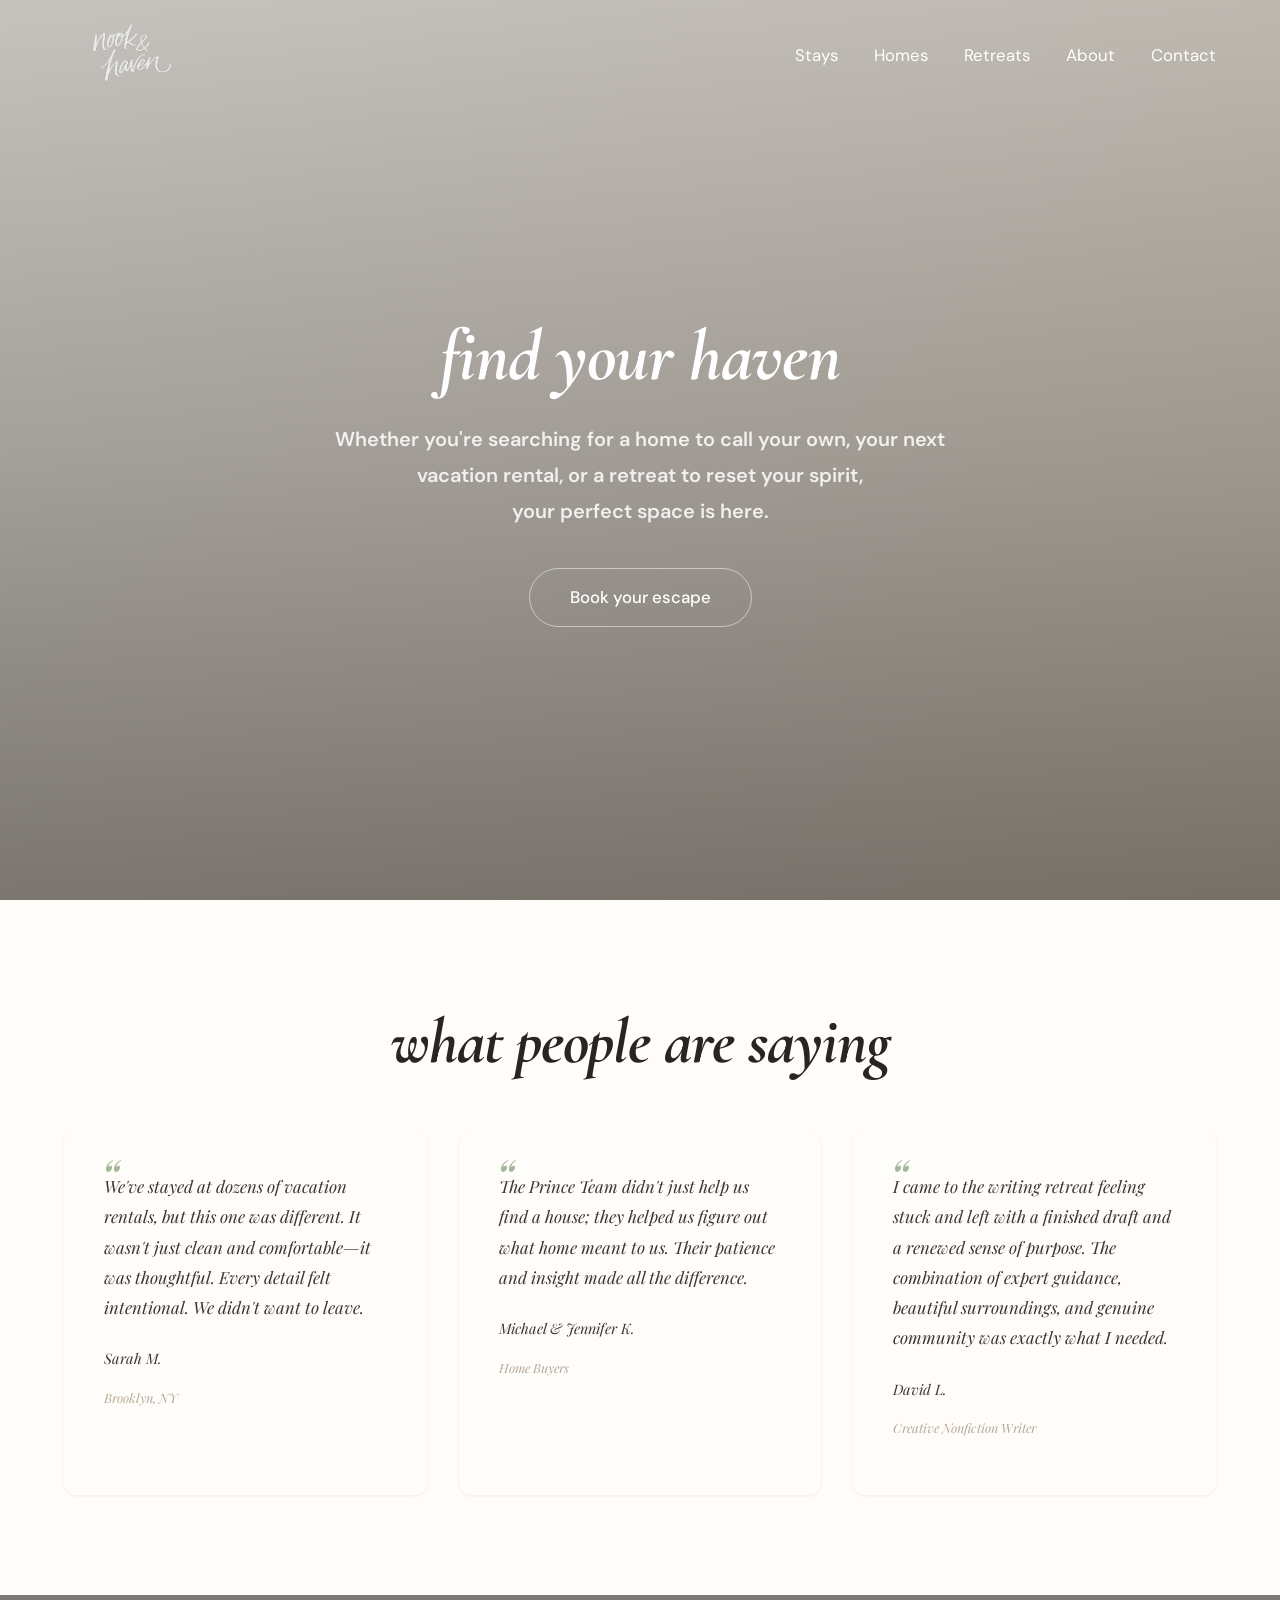
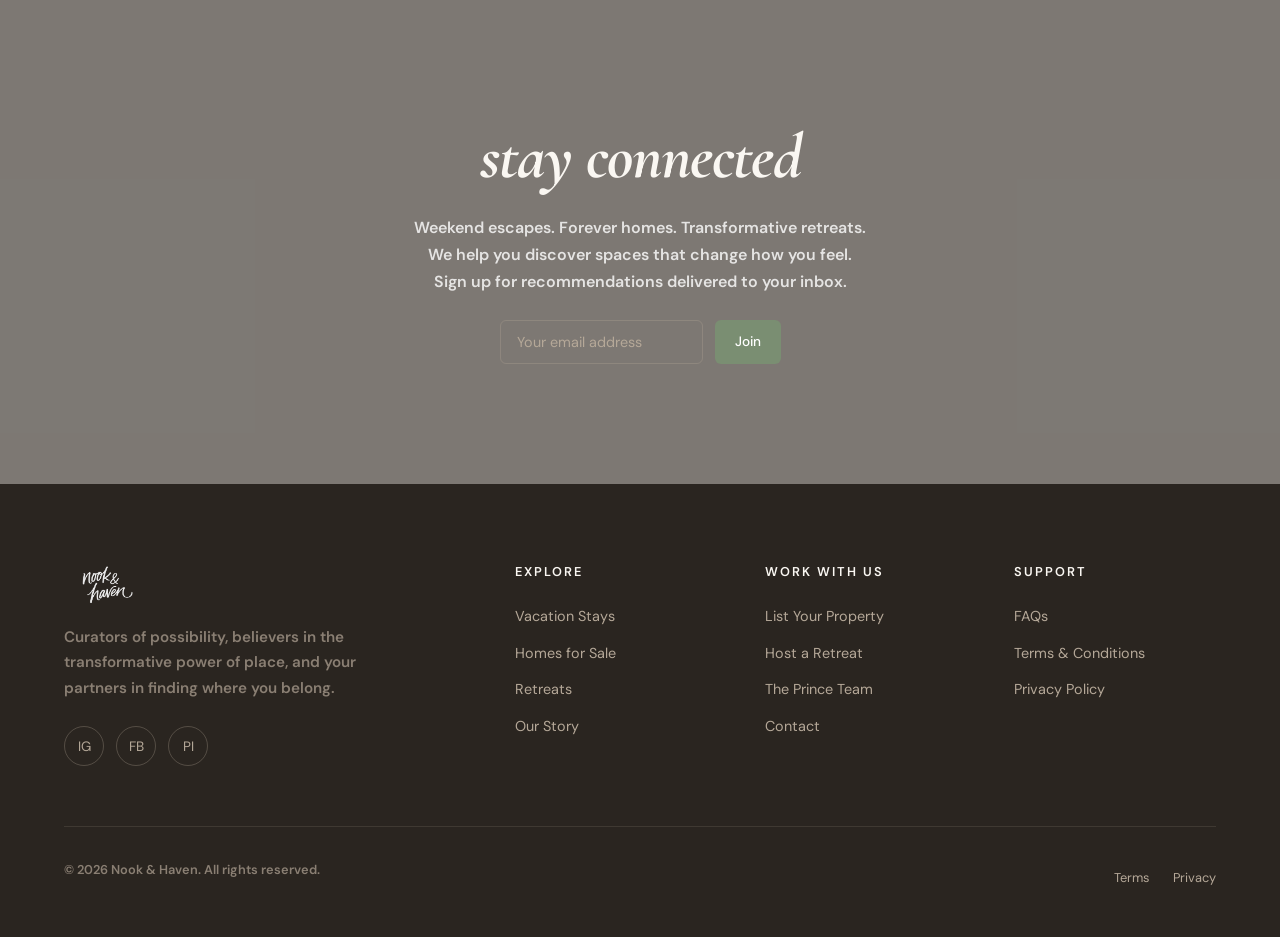
<file: index.html>
<!DOCTYPE html>
<html lang="en">
<head>
  <meta charset="UTF-8">
  <meta name="viewport" content="width=device-width, initial-scale=1.0">
  <meta name="description" content="Discover your next special place with Nook and Haven. Find vacation rentals, buy your dream home with The Prince Team, or join transformative creative and wellness retreats.">
  <title>Nook &amp; Haven &mdash; Find Your Next Special Place</title>
  <link rel="preconnect" href="https://fonts.googleapis.com">
  <link rel="preconnect" href="https://fonts.gstatic.com" crossorigin>
  <link href="https://fonts.googleapis.com/css2?family=DM+Sans:wght@400;500;600;700&family=Playfair+Display:ital,wght@0,400;0,600;0,700;1,400&family=Cormorant+Garamond:ital,wght@1,600;1,700&display=swap" rel="stylesheet">
  <link rel="stylesheet" href="styles.css">
</head>
<body class="page-home">

  <!-- Navigation -->
  <nav class="nav">
    <div class="nav__inner">
      <a href="index.html" class="nav__logo"><img src="files/nook-haven-logo-optimized.png" alt="Nook and Haven"></a>
      <ul class="nav__links">
<li><a href="stays.html" class="nav__link">Stays</a></li>
        <li><a href="homes.html" class="nav__link">Homes</a></li>
        <li><a href="retreats.html" class="nav__link">Retreats</a></li>
        <li><a href="about.html" class="nav__link">About</a></li>
        <li><a href="contact.html" class="nav__link">Contact</a></li>
      </ul>
      <button class="nav__toggle" aria-label="Toggle menu">
        <span></span>
        <span></span>
        <span></span>
      </button>
    </div>
  </nav>

  <!-- Hero Section -->
  <section class="hero">
    <video class="hero__video" autoplay muted loop playsinline>
      <source src="images/hero-video.mp4" type="video/mp4">
    </video>
    <div class="hero__overlay"></div>
    <div class="hero__content">
      <h1 class="hero__title hero__title--script">find your haven</h1>
      <p class="hero__subtitle">Whether you're searching for a home to call your own, your next vacation rental, or a retreat to reset your spirit,<br>your perfect space is here.</p>
      <div class="hero__carousel">
        <a href="stays.html" class="hero__carousel-item active">Book your escape</a>
        <a href="homes.html" class="hero__carousel-item">Find your new home</a>
        <a href="retreats.html" class="hero__carousel-item">Join a retreat</a>
      </div>
    </div>
  </section>

  <!-- Testimonials -->
  <section class="section section--white">
    <div class="container">
      <div class="text-center" style="margin-bottom: 48px;">
        <h2 class="hero__title--script hero__title--script-sm" style="color: var(--color-dark);">what people are saying</h2>
      </div>
      <div class="testimonials-grid">
        <div class="testimonial-card">
          <p class="testimonial-card__quote">We've stayed at dozens of vacation rentals, but this one was different. It wasn't just clean and comfortable&mdash;it was thoughtful. Every detail felt intentional. We didn't want to leave.</p>
          <p class="testimonial-card__author">Sarah M.</p>
          <p class="testimonial-card__role">Brooklyn, NY</p>
        </div>
        <div class="testimonial-card">
          <p class="testimonial-card__quote">The Prince Team didn't just help us find a house; they helped us figure out what home meant to us. Their patience and insight made all the difference.</p>
          <p class="testimonial-card__author">Michael &amp; Jennifer K.</p>
          <p class="testimonial-card__role">Home Buyers</p>
        </div>
        <div class="testimonial-card">
          <p class="testimonial-card__quote">I came to the writing retreat feeling stuck and left with a finished draft and a renewed sense of purpose. The combination of expert guidance, beautiful surroundings, and genuine community was exactly what I needed.</p>
          <p class="testimonial-card__author">David L.</p>
          <p class="testimonial-card__role">Creative Nonfiction Writer</p>
        </div>
      </div>
    </div>
  </section>

  <!-- CTA Section -->
  <section class="cta-video-section">
    <video class="cta-video-section__video" autoplay muted loop playsinline>
      <source src="images/hero-video.mp4" type="video/mp4">
    </video>
    <div class="cta-video-section__overlay"></div>
    <div class="cta-video-section__content">
      <h2 class="hero__title--script hero__title--script-sm">stay connected</h2>
      <p>Weekend escapes. Forever homes. Transformative retreats.<br>We help you discover spaces that change how you feel.<br>Sign up for recommendations delivered to your inbox.</p>
      <form class="newsletter" style="max-width: 440px; margin: 0 auto;" onsubmit="return false;">
        <input type="email" placeholder="Your email address" required>
        <button type="submit">Join</button>
      </form>
    </div>
  </section>

  <!-- Footer -->
  <footer class="footer">
    <div class="container">
      <div class="footer__grid">
        <div class="footer__brand">
          <div class="footer__logo"><img src="files/nook-haven-logo-optimized.png" alt="Nook and Haven"></div>
          <p class="footer__tagline">Curators of possibility, believers in the transformative power of place, and your partners in finding where you belong.</p>
          <div class="footer__social">
            <a href="#" class="footer__social-link" aria-label="Instagram">IG</a>
            <a href="#" class="footer__social-link" aria-label="Facebook">FB</a>
            <a href="#" class="footer__social-link" aria-label="Pinterest">PI</a>
          </div>
        </div>
        <div>
          <h4 class="footer__heading">Explore</h4>
          <a href="stays.html" class="footer__link">Vacation Stays</a>
          <a href="homes.html" class="footer__link">Homes for Sale</a>
          <a href="retreats.html" class="footer__link">Retreats</a>
          <a href="about.html" class="footer__link">Our Story</a>
        </div>
        <div>
          <h4 class="footer__heading">Work With Us</h4>
          <a href="contact.html" class="footer__link">List Your Property</a>
          <a href="contact.html" class="footer__link">Host a Retreat</a>
          <a href="homes.html" class="footer__link">The Prince Team</a>
          <a href="contact.html" class="footer__link">Contact</a>
        </div>
        <div>
          <h4 class="footer__heading">Support</h4>
          <a href="#" class="footer__link">FAQs</a>
          <a href="#" class="footer__link">Terms &amp; Conditions</a>
          <a href="#" class="footer__link">Privacy Policy</a>
        </div>
      </div>
      <div class="footer__bottom">
        <p>&copy; 2026 Nook &amp; Haven. All rights reserved.</p>
        <div class="footer__legal">
          <a href="#">Terms</a>
          <a href="#">Privacy</a>
        </div>
      </div>
    </div>
  </footer>

  <script src="script.js"></script>
</body>
</html>
</file>
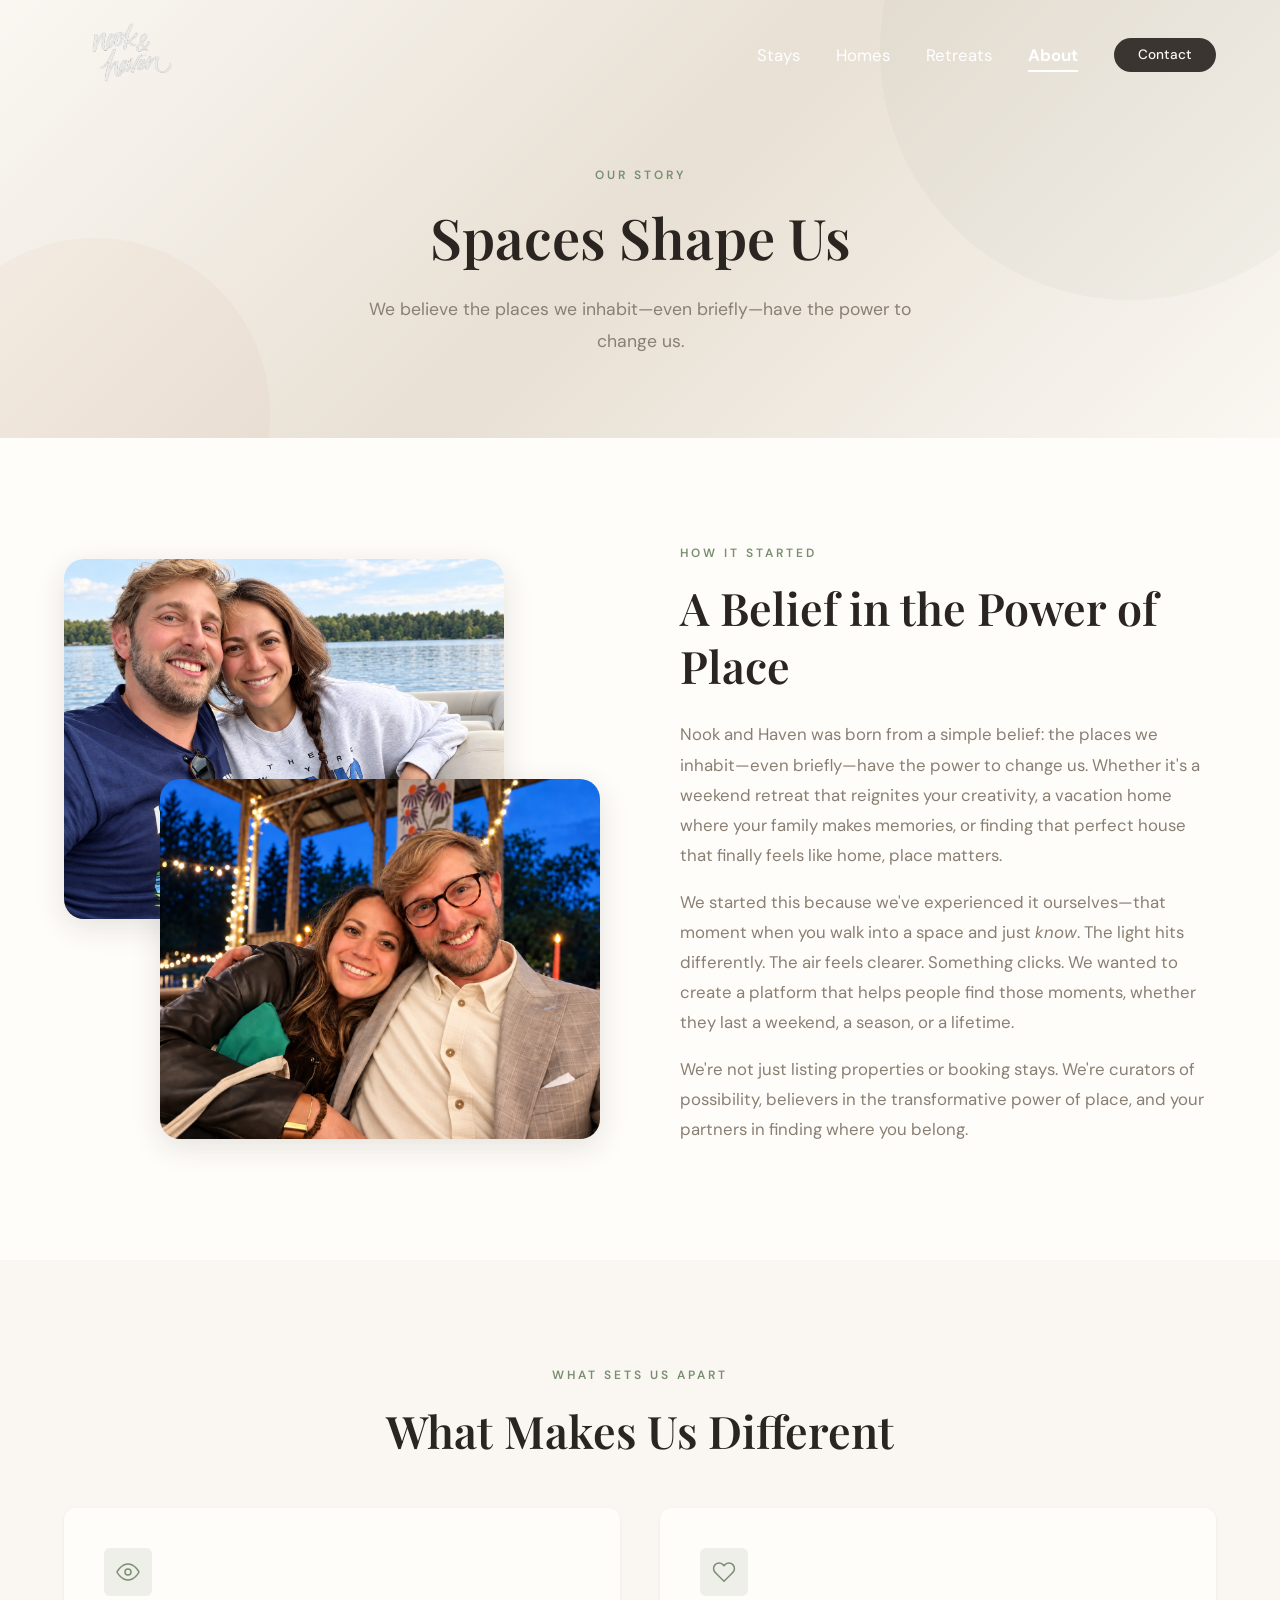
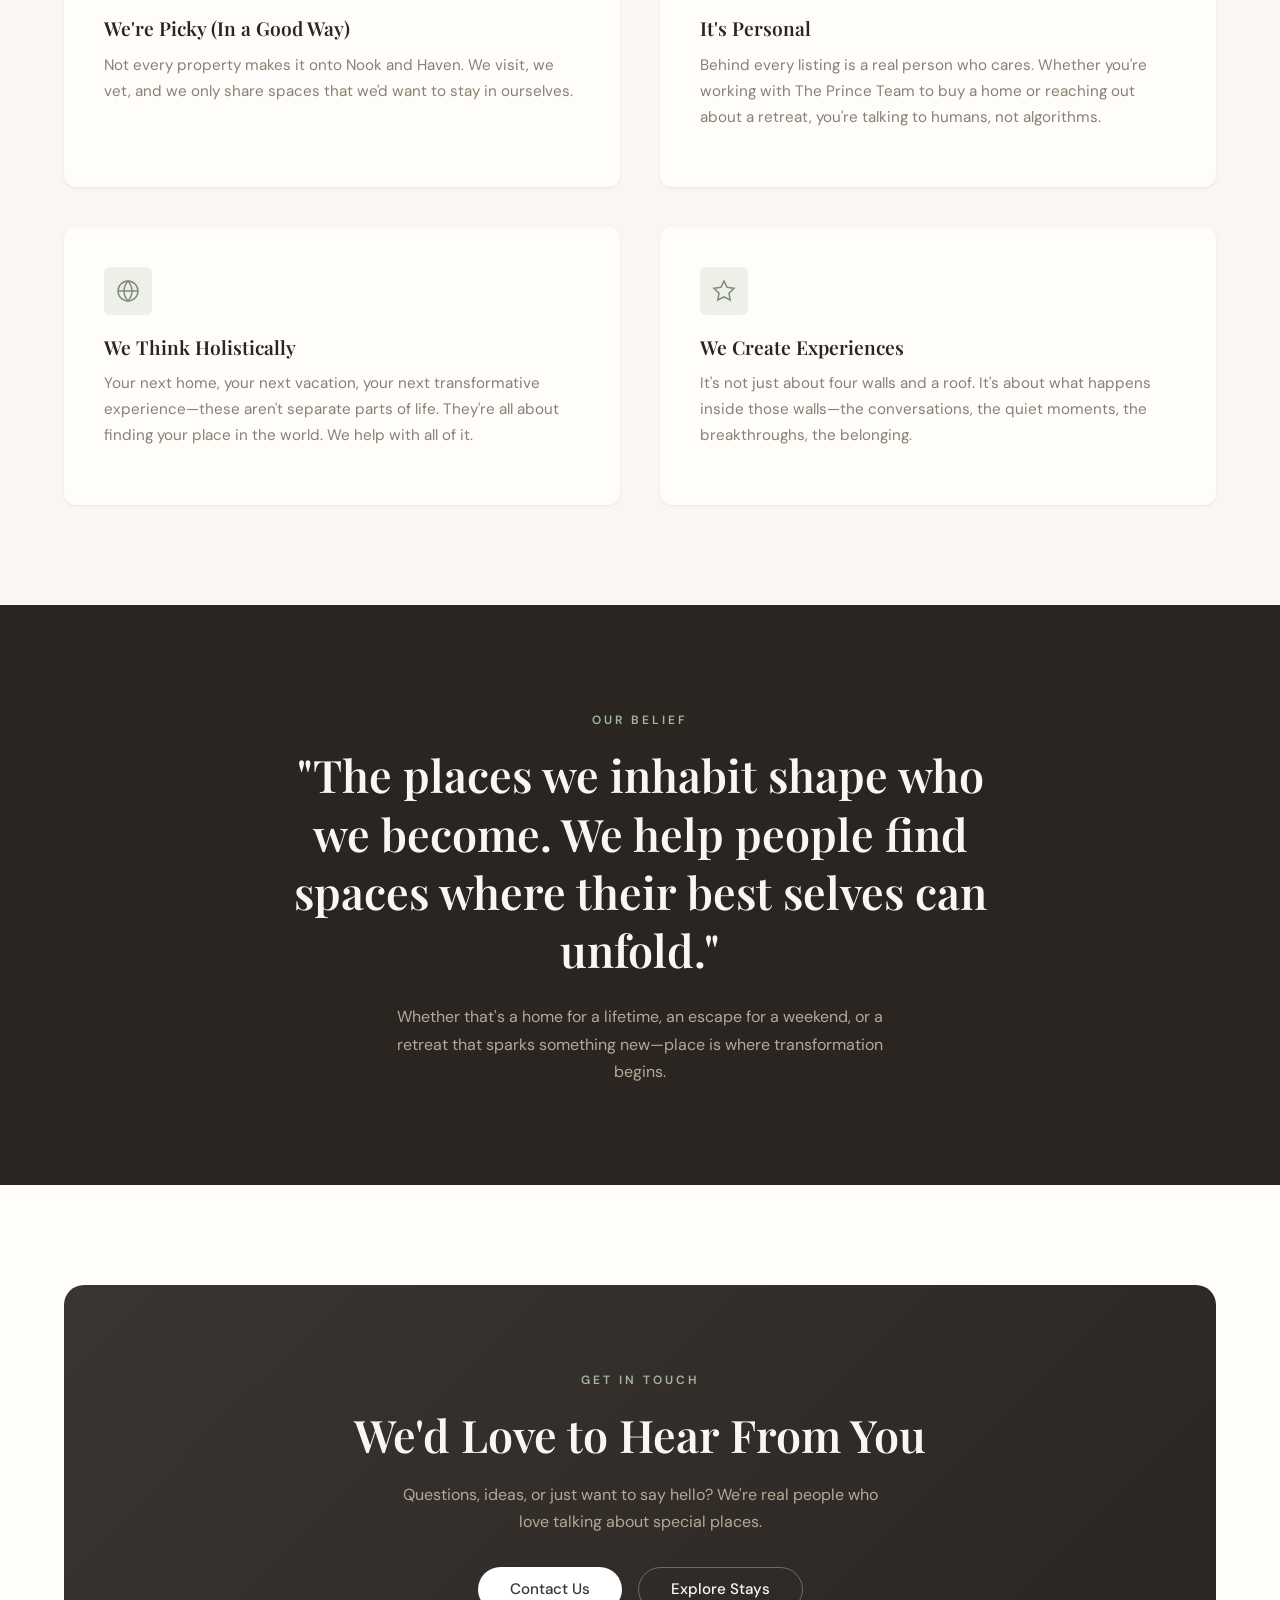
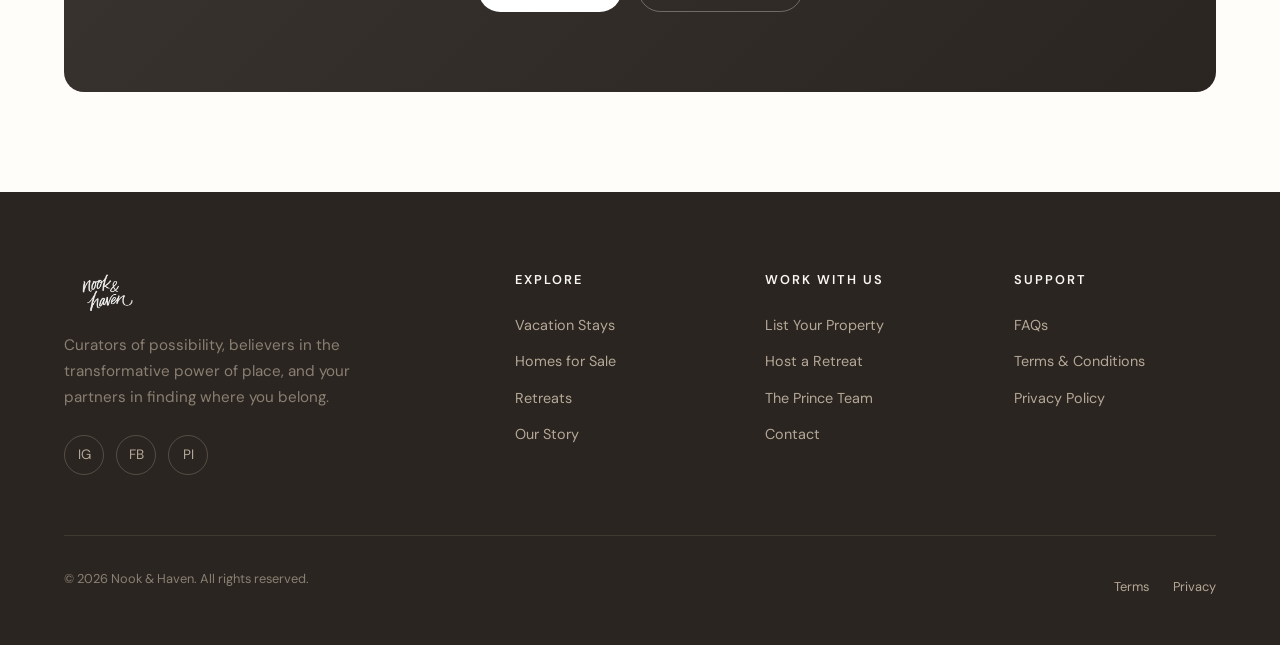
<file: about.html>
<!DOCTYPE html>
<html lang="en">
<head>
  <meta charset="UTF-8">
  <meta name="viewport" content="width=device-width, initial-scale=1.0">
  <meta name="description" content="Learn about Nook and Haven — our story, our values, and why we believe the places we inhabit have the power to change us.">
  <title>About &mdash; Nook &amp; Haven</title>
  <link rel="preconnect" href="https://fonts.googleapis.com">
  <link rel="preconnect" href="https://fonts.gstatic.com" crossorigin>
  <link href="https://fonts.googleapis.com/css2?family=DM+Sans:wght@400;500;600;700&family=Playfair+Display:ital,wght@0,400;0,600;0,700;1,400&display=swap" rel="stylesheet">
  <link rel="stylesheet" href="styles.css">
</head>
<body>

  <!-- Navigation -->
  <nav class="nav scrolled">
    <div class="nav__inner">
      <a href="index.html" class="nav__logo"><img src="files/nook-haven-logo-optimized.png" alt="Nook and Haven"></a>
      <ul class="nav__links">
        <li><a href="stays.html" class="nav__link">Stays</a></li>
        <li><a href="homes.html" class="nav__link">Homes</a></li>
        <li><a href="retreats.html" class="nav__link">Retreats</a></li>
        <li><a href="about.html" class="nav__link active">About</a></li>
        <li><a href="contact.html" class="btn btn--primary nav__cta">Contact</a></li>
      </ul>
      <button class="nav__toggle" aria-label="Toggle menu">
        <span></span><span></span><span></span>
      </button>
    </div>
  </nav>

  <!-- Page Hero -->
  <section class="page-hero">
    <div class="page-hero__shape page-hero__shape--1"></div>
    <div class="page-hero__shape page-hero__shape--2"></div>
    <div class="page-hero__content container">
      <span class="section-label">Our Story</span>
      <h1 class="page-hero__title">Spaces Shape Us</h1>
      <p class="page-hero__subtitle">We believe the places we inhabit&mdash;even briefly&mdash;have the power to change us.</p>
    </div>
  </section>

  <!-- Our Story -->
  <section class="section section--white">
    <div class="container">
      <div class="about-story">
        <div class="about-story__photos">
          <img class="about-story__image about-story__image--lake" src="images/about-founders.jpg" alt="The Nook and Haven founders enjoying a day together on the lake">
          <img class="about-story__image about-story__image--evening" src="images/about-founders-evening.jpg" alt="The Nook and Haven founders together at an evening celebration">
        </div>
        <div class="about-story__content">
          <span class="section-label">How It Started</span>
          <h2>A Belief in the Power of Place</h2>
          <p>Nook and Haven was born from a simple belief: the places we inhabit&mdash;even briefly&mdash;have the power to change us. Whether it's a weekend retreat that reignites your creativity, a vacation home where your family makes memories, or finding that perfect house that finally feels like home, place matters.</p>
          <p>We started this because we've experienced it ourselves&mdash;that moment when you walk into a space and just <em>know</em>. The light hits differently. The air feels clearer. Something clicks. We wanted to create a platform that helps people find those moments, whether they last a weekend, a season, or a lifetime.</p>
          <p>We're not just listing properties or booking stays. We're curators of possibility, believers in the transformative power of place, and your partners in finding where you belong.</p>
        </div>
      </div>
    </div>
  </section>

  <!-- What Makes Us Different -->
  <section class="section section--cream">
    <div class="container">
      <div class="text-center" style="margin-bottom: 48px;">
        <span class="section-label">What Sets Us Apart</span>
        <h2 class="section-title">What Makes Us Different</h2>
      </div>
      <div class="differentiators">

        <div class="differentiator">
          <div class="differentiator__icon">
            <svg width="24" height="24" viewBox="0 0 24 24" fill="none" stroke="currentColor" stroke-width="1.5"><path d="M1 12s4-8 11-8 11 8 11 8-4 8-11 8-11-8-11-8z"/><circle cx="12" cy="12" r="3"/></svg>
          </div>
          <h3 class="differentiator__title">We're Picky (In a Good Way)</h3>
          <p class="differentiator__desc">Not every property makes it onto Nook and Haven. We visit, we vet, and we only share spaces that we'd want to stay in ourselves.</p>
        </div>

        <div class="differentiator">
          <div class="differentiator__icon">
            <svg width="24" height="24" viewBox="0 0 24 24" fill="none" stroke="currentColor" stroke-width="1.5"><path d="M20.84 4.61a5.5 5.5 0 0 0-7.78 0L12 5.67l-1.06-1.06a5.5 5.5 0 0 0-7.78 7.78l1.06 1.06L12 21.23l7.78-7.78 1.06-1.06a5.5 5.5 0 0 0 0-7.78z"/></svg>
          </div>
          <h3 class="differentiator__title">It's Personal</h3>
          <p class="differentiator__desc">Behind every listing is a real person who cares. Whether you're working with The Prince Team to buy a home or reaching out about a retreat, you're talking to humans, not algorithms.</p>
        </div>

        <div class="differentiator">
          <div class="differentiator__icon">
            <svg width="24" height="24" viewBox="0 0 24 24" fill="none" stroke="currentColor" stroke-width="1.5"><circle cx="12" cy="12" r="10"/><line x1="2" y1="12" x2="22" y2="12"/><path d="M12 2a15.3 15.3 0 0 1 4 10 15.3 15.3 0 0 1-4 10 15.3 15.3 0 0 1-4-10 15.3 15.3 0 0 1 4-10z"/></svg>
          </div>
          <h3 class="differentiator__title">We Think Holistically</h3>
          <p class="differentiator__desc">Your next home, your next vacation, your next transformative experience&mdash;these aren't separate parts of life. They're all about finding your place in the world. We help with all of it.</p>
        </div>

        <div class="differentiator">
          <div class="differentiator__icon">
            <svg width="24" height="24" viewBox="0 0 24 24" fill="none" stroke="currentColor" stroke-width="1.5"><polygon points="12 2 15.09 8.26 22 9.27 17 14.14 18.18 21.02 12 17.77 5.82 21.02 7 14.14 2 9.27 8.91 8.26 12 2"/></svg>
          </div>
          <h3 class="differentiator__title">We Create Experiences</h3>
          <p class="differentiator__desc">It's not just about four walls and a roof. It's about what happens inside those walls&mdash;the conversations, the quiet moments, the breakthroughs, the belonging.</p>
        </div>

      </div>
    </div>
  </section>

  <!-- Values Section -->
  <section class="section section--dark">
    <div class="container text-center">
      <span class="section-label" style="color: var(--color-sage-light);">Our Belief</span>
      <h2 class="section-title" style="max-width: 700px; margin: 0 auto 24px;">
        "The places we inhabit shape who we become. We help people find spaces where their best selves can unfold."
      </h2>
      <p style="max-width: 500px; margin: 0 auto;">
        Whether that's a home for a lifetime, an escape for a weekend, or a retreat that sparks something new&mdash;place is where transformation begins.
      </p>
    </div>
  </section>

  <!-- CTA -->
  <section class="section section--white">
    <div class="container">
      <div class="cta-banner">
        <span class="section-label" style="color: var(--color-sage-light);">Get In Touch</span>
        <h2>We'd Love to Hear From You</h2>
        <p>Questions, ideas, or just want to say hello? We're real people who love talking about special places.</p>
        <div class="btn-group" style="justify-content: center;">
          <a href="contact.html" class="btn btn--white">Contact Us</a>
          <a href="stays.html" class="btn btn--secondary" style="border-color: rgba(255,255,255,0.3); color: var(--color-cream);">Explore Stays</a>
        </div>
      </div>
    </div>
  </section>

  <!-- Footer -->
  <footer class="footer">
    <div class="container">
      <div class="footer__grid">
        <div class="footer__brand">
          <div class="footer__logo"><img src="files/nook-haven-logo-optimized.png" alt="Nook and Haven"></div>
          <p class="footer__tagline">Curators of possibility, believers in the transformative power of place, and your partners in finding where you belong.</p>
          <div class="footer__social">
            <a href="#" class="footer__social-link" aria-label="Instagram">IG</a>
            <a href="#" class="footer__social-link" aria-label="Facebook">FB</a>
            <a href="#" class="footer__social-link" aria-label="Pinterest">PI</a>
          </div>
        </div>
        <div>
          <h4 class="footer__heading">Explore</h4>
          <a href="stays.html" class="footer__link">Vacation Stays</a>
          <a href="homes.html" class="footer__link">Homes for Sale</a>
          <a href="retreats.html" class="footer__link">Retreats</a>
          <a href="about.html" class="footer__link">Our Story</a>
        </div>
        <div>
          <h4 class="footer__heading">Work With Us</h4>
          <a href="contact.html" class="footer__link">List Your Property</a>
          <a href="contact.html" class="footer__link">Host a Retreat</a>
          <a href="homes.html" class="footer__link">The Prince Team</a>
          <a href="contact.html" class="footer__link">Contact</a>
        </div>
        <div>
          <h4 class="footer__heading">Support</h4>
          <a href="#" class="footer__link">FAQs</a>
          <a href="#" class="footer__link">Terms &amp; Conditions</a>
          <a href="#" class="footer__link">Privacy Policy</a>
        </div>
      </div>
      <div class="footer__bottom">
        <p>&copy; 2026 Nook &amp; Haven. All rights reserved.</p>
        <div class="footer__legal">
          <a href="#">Terms</a>
          <a href="#">Privacy</a>
        </div>
      </div>
    </div>
  </footer>

  <script src="script.js"></script>
</body>
</html>
</file>
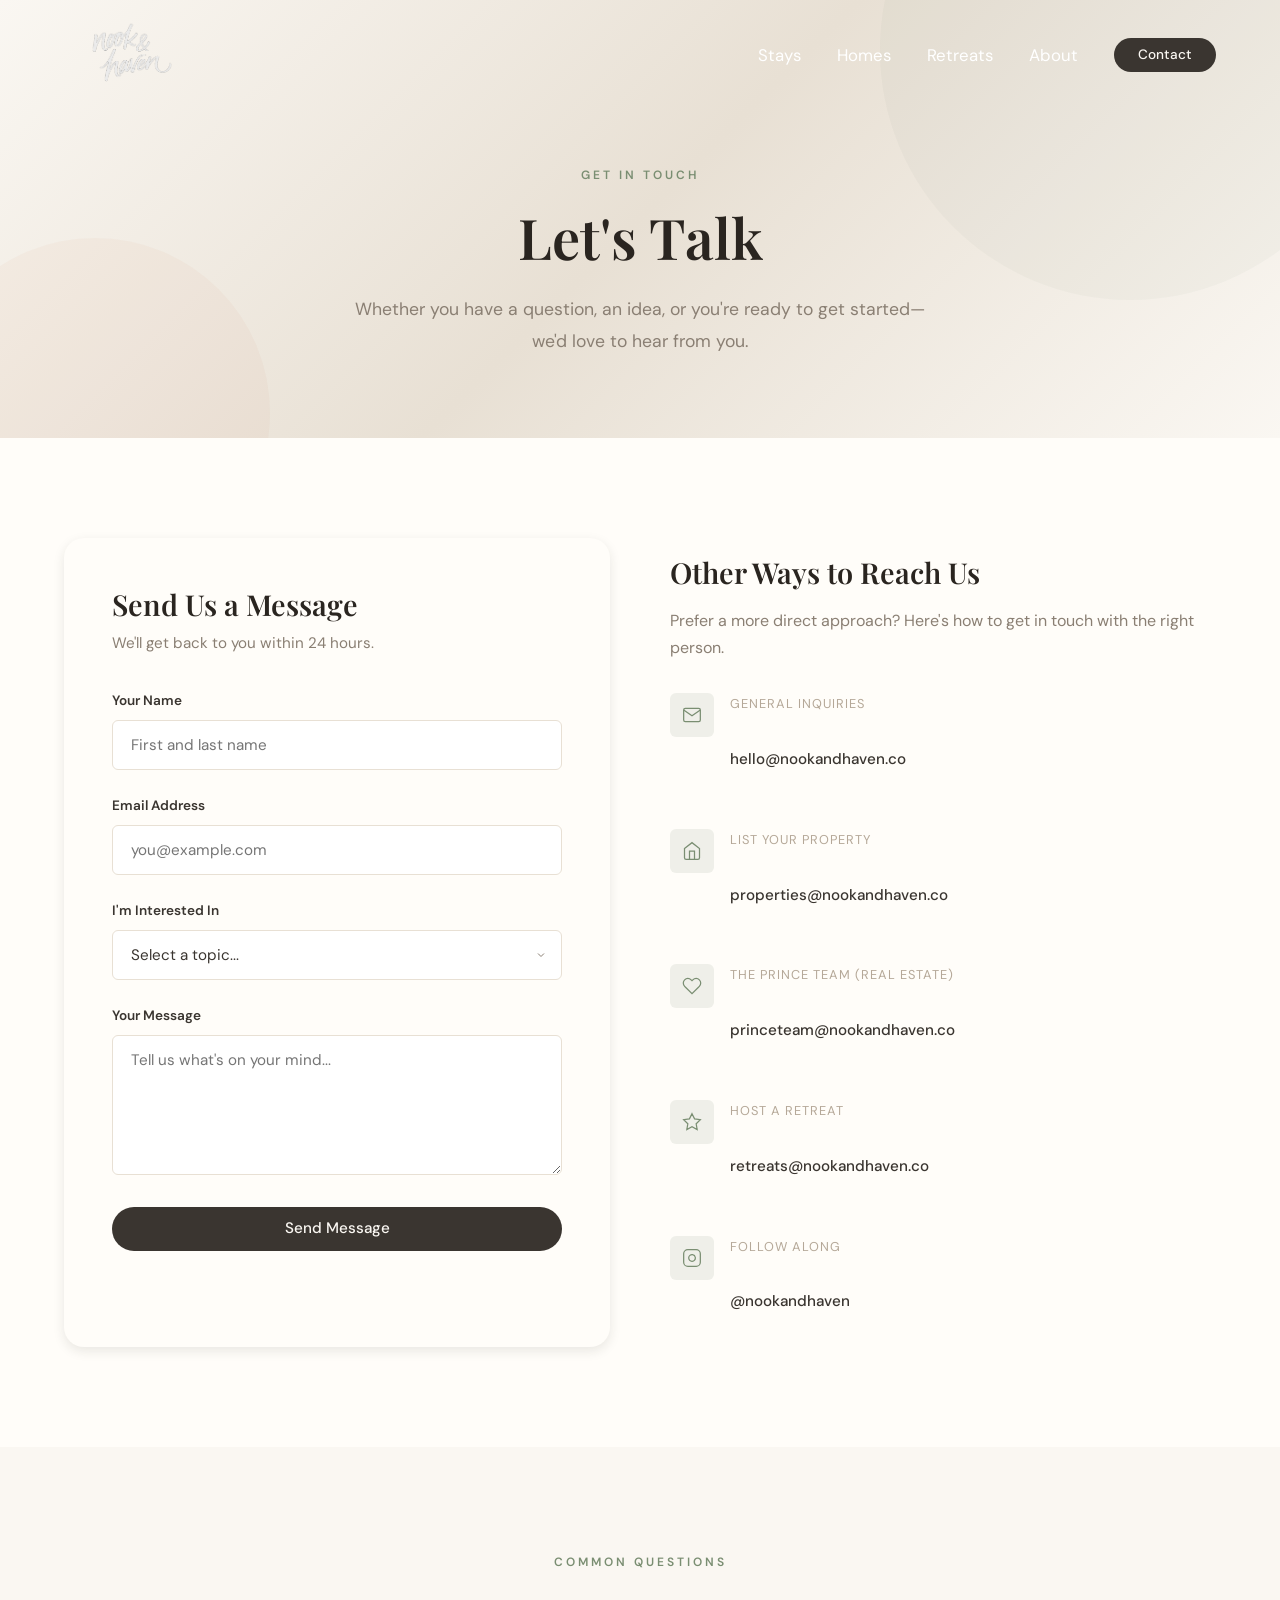
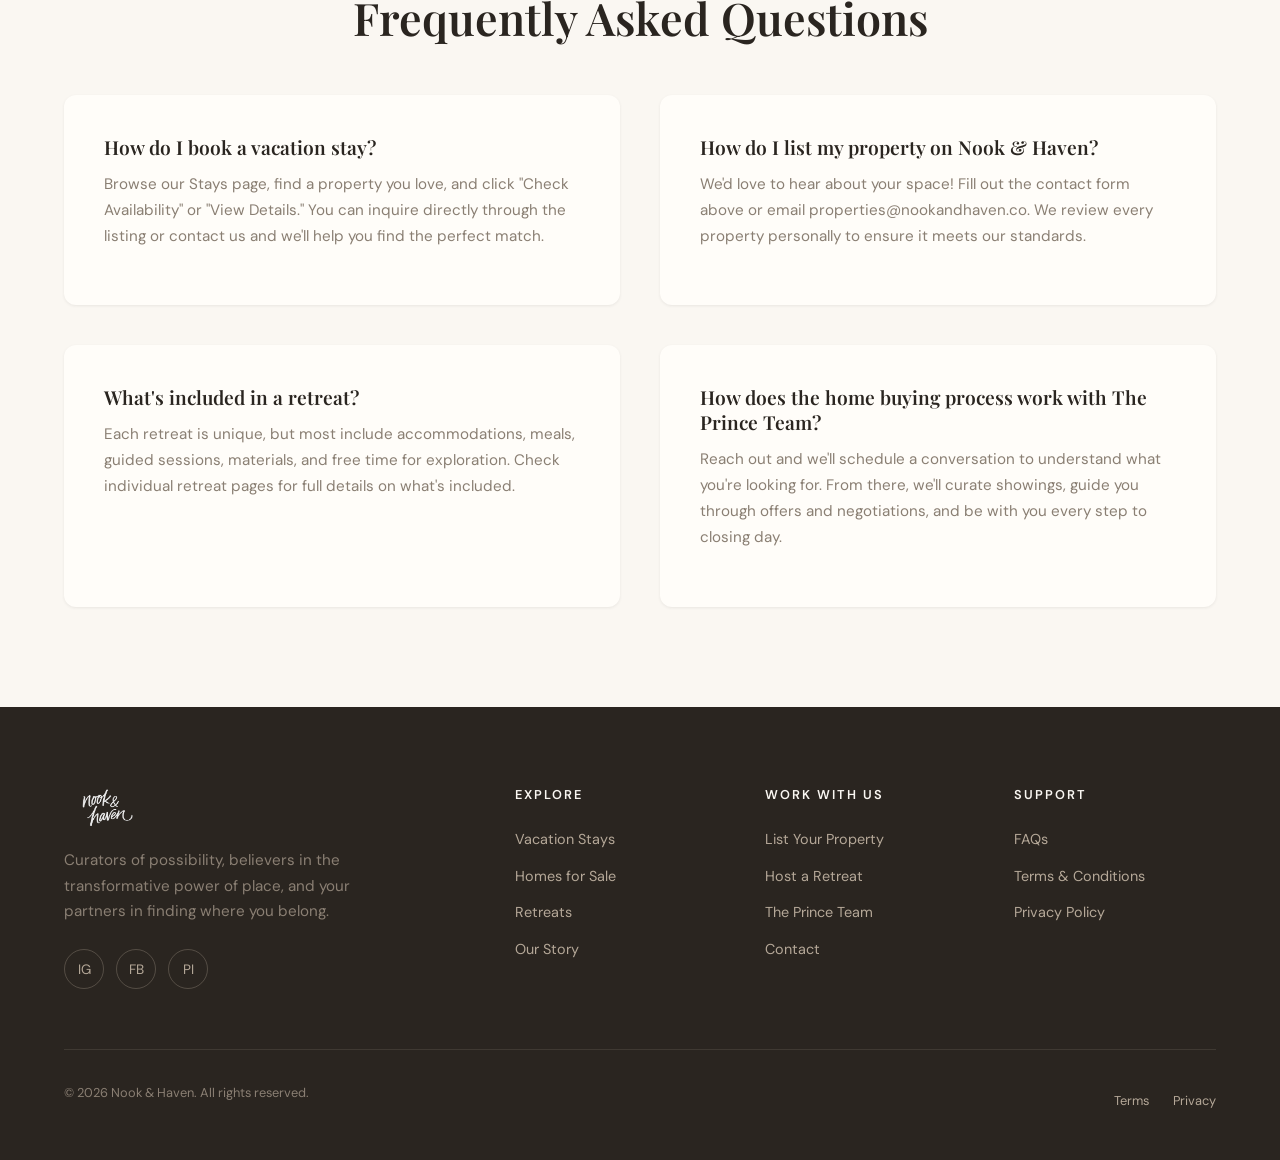
<file: contact.html>
<!DOCTYPE html>
<html lang="en">
<head>
  <meta charset="UTF-8">
  <meta name="viewport" content="width=device-width, initial-scale=1.0">
  <meta name="description" content="Get in touch with Nook and Haven. Whether you're looking for a stay, listing a property, hosting a retreat, or buying a home — we'd love to hear from you.">
  <title>Contact &mdash; Nook &amp; Haven</title>
  <link rel="preconnect" href="https://fonts.googleapis.com">
  <link rel="preconnect" href="https://fonts.gstatic.com" crossorigin>
  <link href="https://fonts.googleapis.com/css2?family=DM+Sans:wght@400;500;600;700&family=Playfair+Display:ital,wght@0,400;0,600;0,700;1,400&display=swap" rel="stylesheet">
  <link rel="stylesheet" href="styles.css">
</head>
<body>

  <!-- Navigation -->
  <nav class="nav scrolled">
    <div class="nav__inner">
      <a href="index.html" class="nav__logo"><img src="files/nook-haven-logo-optimized.png" alt="Nook and Haven"></a>
      <ul class="nav__links">
        <li><a href="stays.html" class="nav__link">Stays</a></li>
        <li><a href="homes.html" class="nav__link">Homes</a></li>
        <li><a href="retreats.html" class="nav__link">Retreats</a></li>
        <li><a href="about.html" class="nav__link">About</a></li>
        <li><a href="contact.html" class="btn btn--primary nav__cta">Contact</a></li>
      </ul>
      <button class="nav__toggle" aria-label="Toggle menu">
        <span></span><span></span><span></span>
      </button>
    </div>
  </nav>

  <!-- Page Hero -->
  <section class="page-hero">
    <div class="page-hero__shape page-hero__shape--1"></div>
    <div class="page-hero__shape page-hero__shape--2"></div>
    <div class="page-hero__content container">
      <span class="section-label">Get In Touch</span>
      <h1 class="page-hero__title">Let's Talk</h1>
      <p class="page-hero__subtitle">Whether you have a question, an idea, or you're ready to get started&mdash;we'd love to hear from you.</p>
    </div>
  </section>

  <!-- Contact Form + Info -->
  <section class="section section--white">
    <div class="container">
      <div class="contact-grid">

        <!-- Form -->
        <form class="contact-form" id="contact-form">
          <h3 style="margin-bottom: 8px;">Send Us a Message</h3>
          <p style="margin-bottom: 32px; font-size: 0.95rem;">We'll get back to you within 24 hours.</p>

          <div class="form-group">
            <label class="form-label" for="name">Your Name</label>
            <input type="text" id="name" class="form-input" placeholder="First and last name" required>
          </div>

          <div class="form-group">
            <label class="form-label" for="email">Email Address</label>
            <input type="email" id="email" class="form-input" placeholder="you@example.com" required>
          </div>

          <div class="form-group">
            <label class="form-label" for="inquiry-type">I'm Interested In</label>
            <select id="inquiry-type" class="form-select" required>
              <option value="" disabled selected>Select a topic...</option>
              <option value="stays">Booking a Vacation Stay</option>
              <option value="list-property">Listing My Property</option>
              <option value="homes">Buying or Selling a Home (The Prince Team)</option>
              <option value="retreats">Attending a Retreat</option>
              <option value="host-retreat">Hosting a Retreat</option>
              <option value="general">General Inquiry</option>
              <option value="press">Press &amp; Partnerships</option>
            </select>
          </div>

          <div class="form-group">
            <label class="form-label" for="message">Your Message</label>
            <textarea id="message" class="form-textarea" placeholder="Tell us what's on your mind..." required></textarea>
          </div>

          <button type="submit" class="btn btn--primary" style="width: 100%; justify-content: center;">Send Message</button>
        </form>

        <!-- Contact Info -->
        <div class="contact-info">
          <h3>Other Ways to Reach Us</h3>
          <p>Prefer a more direct approach? Here's how to get in touch with the right person.</p>

          <div class="contact-channels">
            <div class="contact-channel">
              <div class="contact-channel__icon">
                <svg width="20" height="20" viewBox="0 0 24 24" fill="none" stroke="currentColor" stroke-width="1.5"><path d="M4 4h16c1.1 0 2 .9 2 2v12c0 1.1-.9 2-2 2H4c-1.1 0-2-.9-2-2V6c0-1.1.9-2 2-2z"/><polyline points="22,6 12,13 2,6"/></svg>
              </div>
              <div>
                <p class="contact-channel__label">General Inquiries</p>
                <p class="contact-channel__value">hello@nookandhaven.co</p>
              </div>
            </div>

            <div class="contact-channel">
              <div class="contact-channel__icon">
                <svg width="20" height="20" viewBox="0 0 24 24" fill="none" stroke="currentColor" stroke-width="1.5"><path d="M3 9l9-7 9 7v11a2 2 0 0 1-2 2H5a2 2 0 0 1-2-2z"/><polyline points="9 22 9 12 15 12 15 22"/></svg>
              </div>
              <div>
                <p class="contact-channel__label">List Your Property</p>
                <p class="contact-channel__value">properties@nookandhaven.co</p>
              </div>
            </div>

            <div class="contact-channel">
              <div class="contact-channel__icon">
                <svg width="20" height="20" viewBox="0 0 24 24" fill="none" stroke="currentColor" stroke-width="1.5"><path d="M20.84 4.61a5.5 5.5 0 0 0-7.78 0L12 5.67l-1.06-1.06a5.5 5.5 0 0 0-7.78 7.78l1.06 1.06L12 21.23l7.78-7.78 1.06-1.06a5.5 5.5 0 0 0 0-7.78z"/></svg>
              </div>
              <div>
                <p class="contact-channel__label">The Prince Team (Real Estate)</p>
                <p class="contact-channel__value">princeteam@nookandhaven.co</p>
              </div>
            </div>

            <div class="contact-channel">
              <div class="contact-channel__icon">
                <svg width="20" height="20" viewBox="0 0 24 24" fill="none" stroke="currentColor" stroke-width="1.5"><polygon points="12 2 15.09 8.26 22 9.27 17 14.14 18.18 21.02 12 17.77 5.82 21.02 7 14.14 2 9.27 8.91 8.26 12 2"/></svg>
              </div>
              <div>
                <p class="contact-channel__label">Host a Retreat</p>
                <p class="contact-channel__value">retreats@nookandhaven.co</p>
              </div>
            </div>

            <div class="contact-channel">
              <div class="contact-channel__icon">
                <svg width="20" height="20" viewBox="0 0 24 24" fill="none" stroke="currentColor" stroke-width="1.5"><rect x="2" y="2" width="20" height="20" rx="5" ry="5"/><path d="M16 11.37A4 4 0 1 1 12.63 8 4 4 0 0 1 16 11.37z"/><line x1="17.5" y1="6.5" x2="17.51" y2="6.5"/></svg>
              </div>
              <div>
                <p class="contact-channel__label">Follow Along</p>
                <p class="contact-channel__value">@nookandhaven</p>
              </div>
            </div>
          </div>
        </div>

      </div>
    </div>
  </section>

  <!-- FAQ Preview -->
  <section class="section section--cream">
    <div class="container">
      <div class="text-center" style="margin-bottom: 48px;">
        <span class="section-label">Common Questions</span>
        <h2 class="section-title">Frequently Asked Questions</h2>
      </div>
      <div class="differentiators">
        <div class="differentiator">
          <h3 class="differentiator__title">How do I book a vacation stay?</h3>
          <p class="differentiator__desc">Browse our Stays page, find a property you love, and click "Check Availability" or "View Details." You can inquire directly through the listing or contact us and we'll help you find the perfect match.</p>
        </div>
        <div class="differentiator">
          <h3 class="differentiator__title">How do I list my property on Nook &amp; Haven?</h3>
          <p class="differentiator__desc">We'd love to hear about your space! Fill out the contact form above or email properties@nookandhaven.co. We review every property personally to ensure it meets our standards.</p>
        </div>
        <div class="differentiator">
          <h3 class="differentiator__title">What's included in a retreat?</h3>
          <p class="differentiator__desc">Each retreat is unique, but most include accommodations, meals, guided sessions, materials, and free time for exploration. Check individual retreat pages for full details on what's included.</p>
        </div>
        <div class="differentiator">
          <h3 class="differentiator__title">How does the home buying process work with The Prince Team?</h3>
          <p class="differentiator__desc">Reach out and we'll schedule a conversation to understand what you're looking for. From there, we'll curate showings, guide you through offers and negotiations, and be with you every step to closing day.</p>
        </div>
      </div>
    </div>
  </section>

  <!-- Footer -->
  <footer class="footer">
    <div class="container">
      <div class="footer__grid">
        <div class="footer__brand">
          <div class="footer__logo"><img src="files/nook-haven-logo-optimized.png" alt="Nook and Haven"></div>
          <p class="footer__tagline">Curators of possibility, believers in the transformative power of place, and your partners in finding where you belong.</p>
          <div class="footer__social">
            <a href="#" class="footer__social-link" aria-label="Instagram">IG</a>
            <a href="#" class="footer__social-link" aria-label="Facebook">FB</a>
            <a href="#" class="footer__social-link" aria-label="Pinterest">PI</a>
          </div>
        </div>
        <div>
          <h4 class="footer__heading">Explore</h4>
          <a href="stays.html" class="footer__link">Vacation Stays</a>
          <a href="homes.html" class="footer__link">Homes for Sale</a>
          <a href="retreats.html" class="footer__link">Retreats</a>
          <a href="about.html" class="footer__link">Our Story</a>
        </div>
        <div>
          <h4 class="footer__heading">Work With Us</h4>
          <a href="contact.html" class="footer__link">List Your Property</a>
          <a href="contact.html" class="footer__link">Host a Retreat</a>
          <a href="homes.html" class="footer__link">The Prince Team</a>
          <a href="contact.html" class="footer__link">Contact</a>
        </div>
        <div>
          <h4 class="footer__heading">Support</h4>
          <a href="#" class="footer__link">FAQs</a>
          <a href="#" class="footer__link">Terms &amp; Conditions</a>
          <a href="#" class="footer__link">Privacy Policy</a>
        </div>
      </div>
      <div class="footer__bottom">
        <p>&copy; 2026 Nook &amp; Haven. All rights reserved.</p>
        <div class="footer__legal">
          <a href="#">Terms</a>
          <a href="#">Privacy</a>
        </div>
      </div>
    </div>
  </footer>

  <script src="script.js"></script>
</body>
</html>
</file>
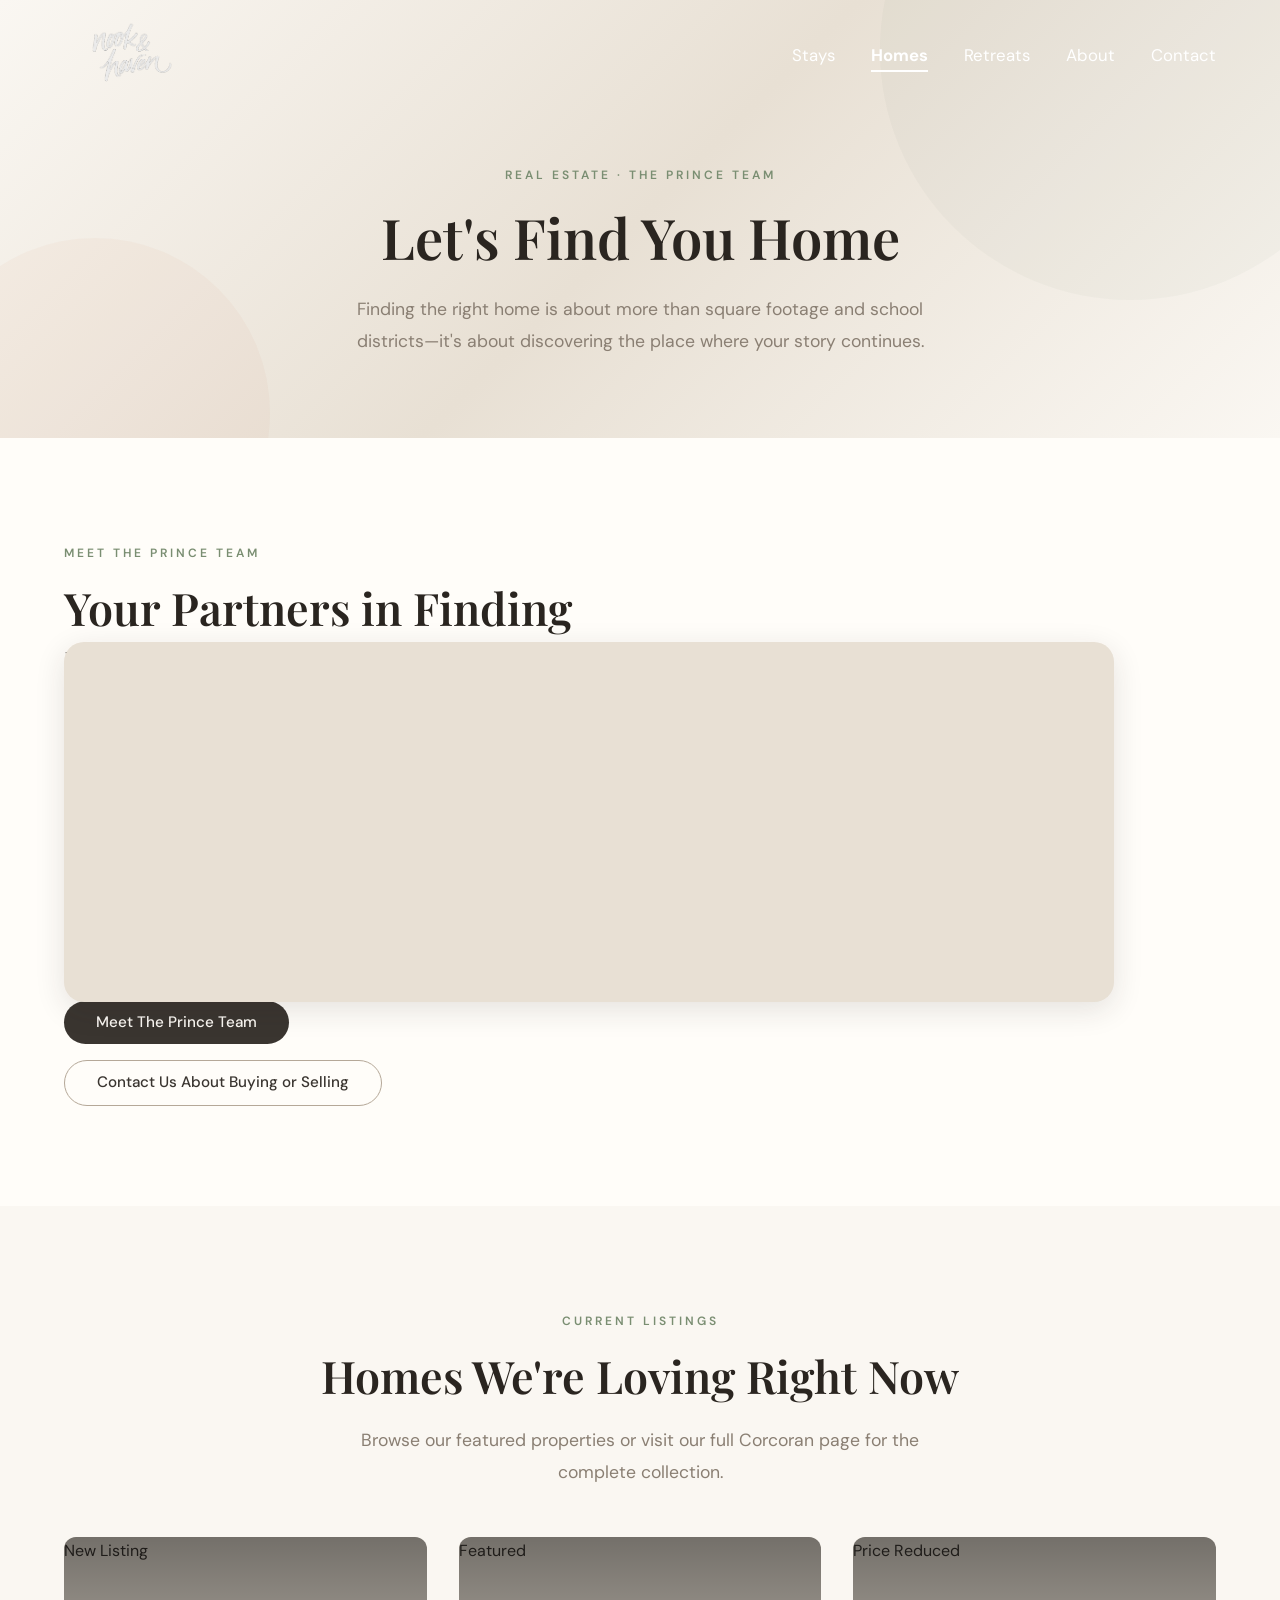
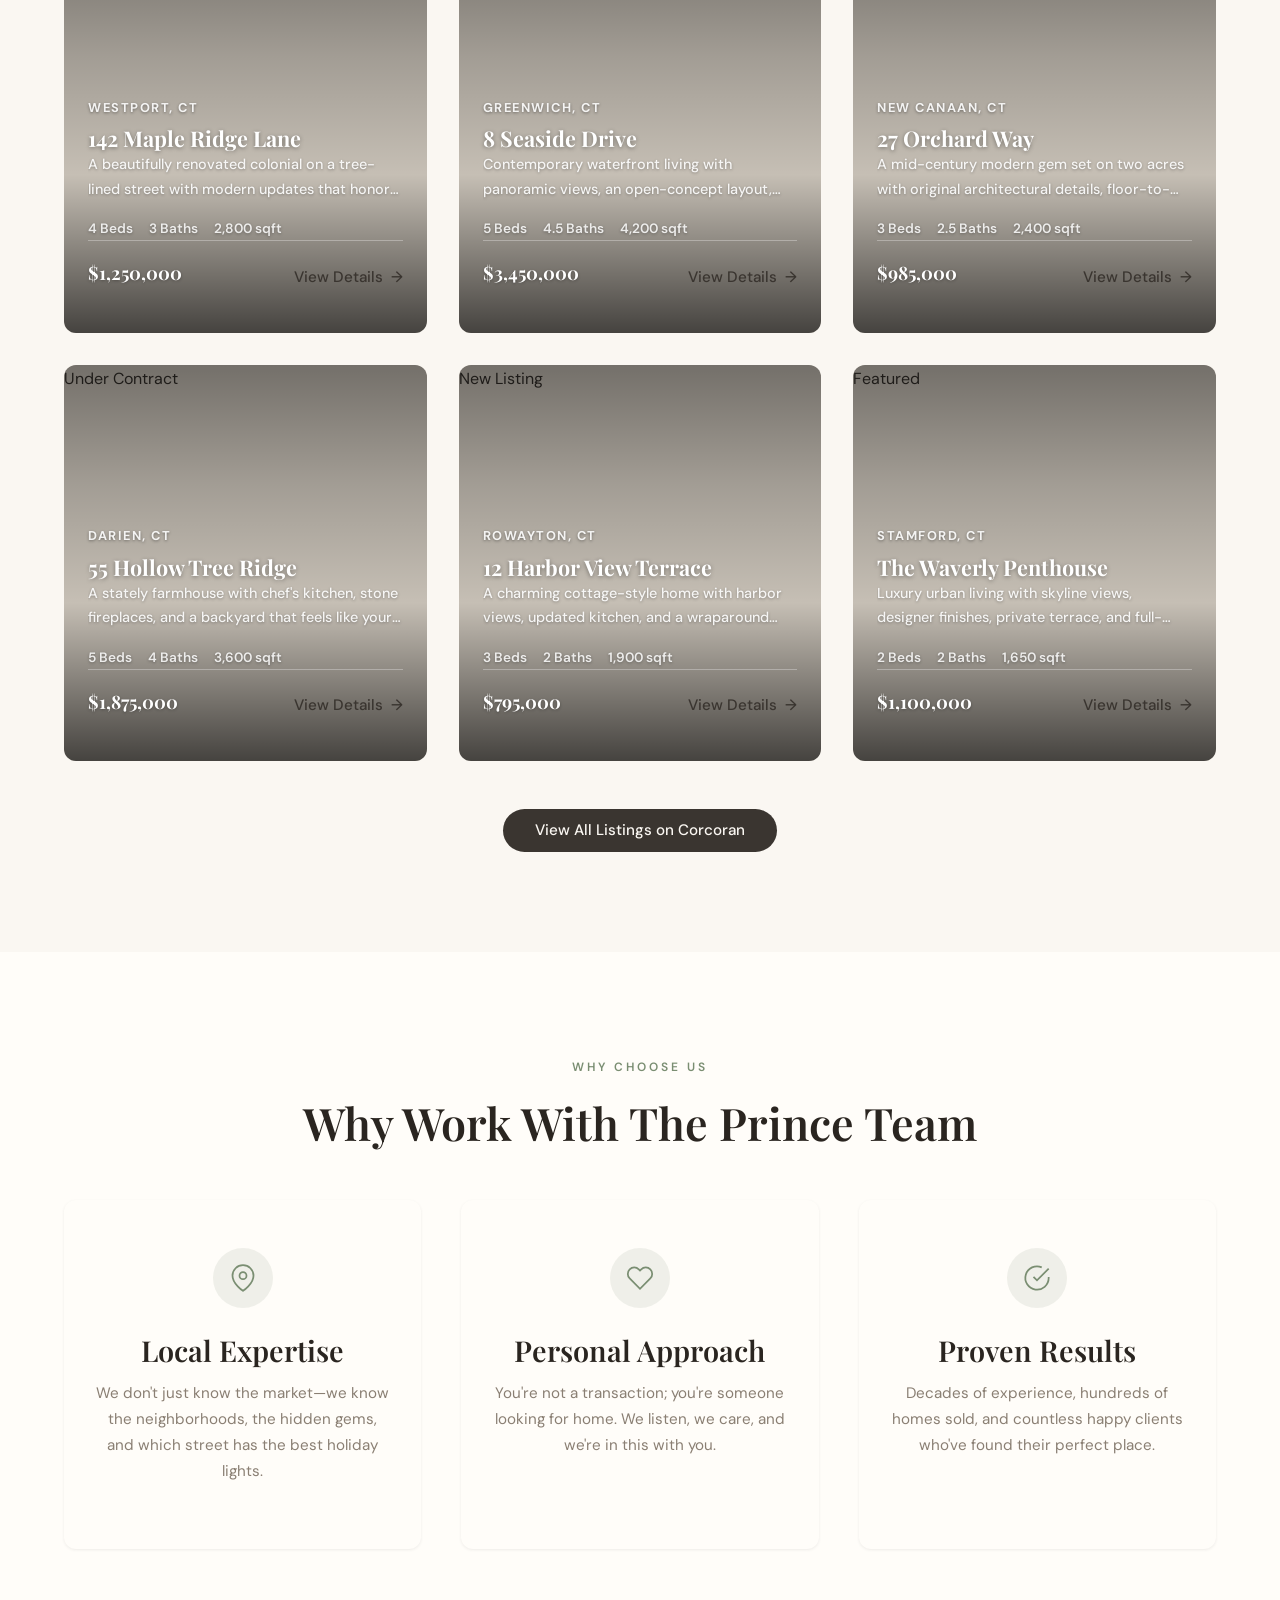
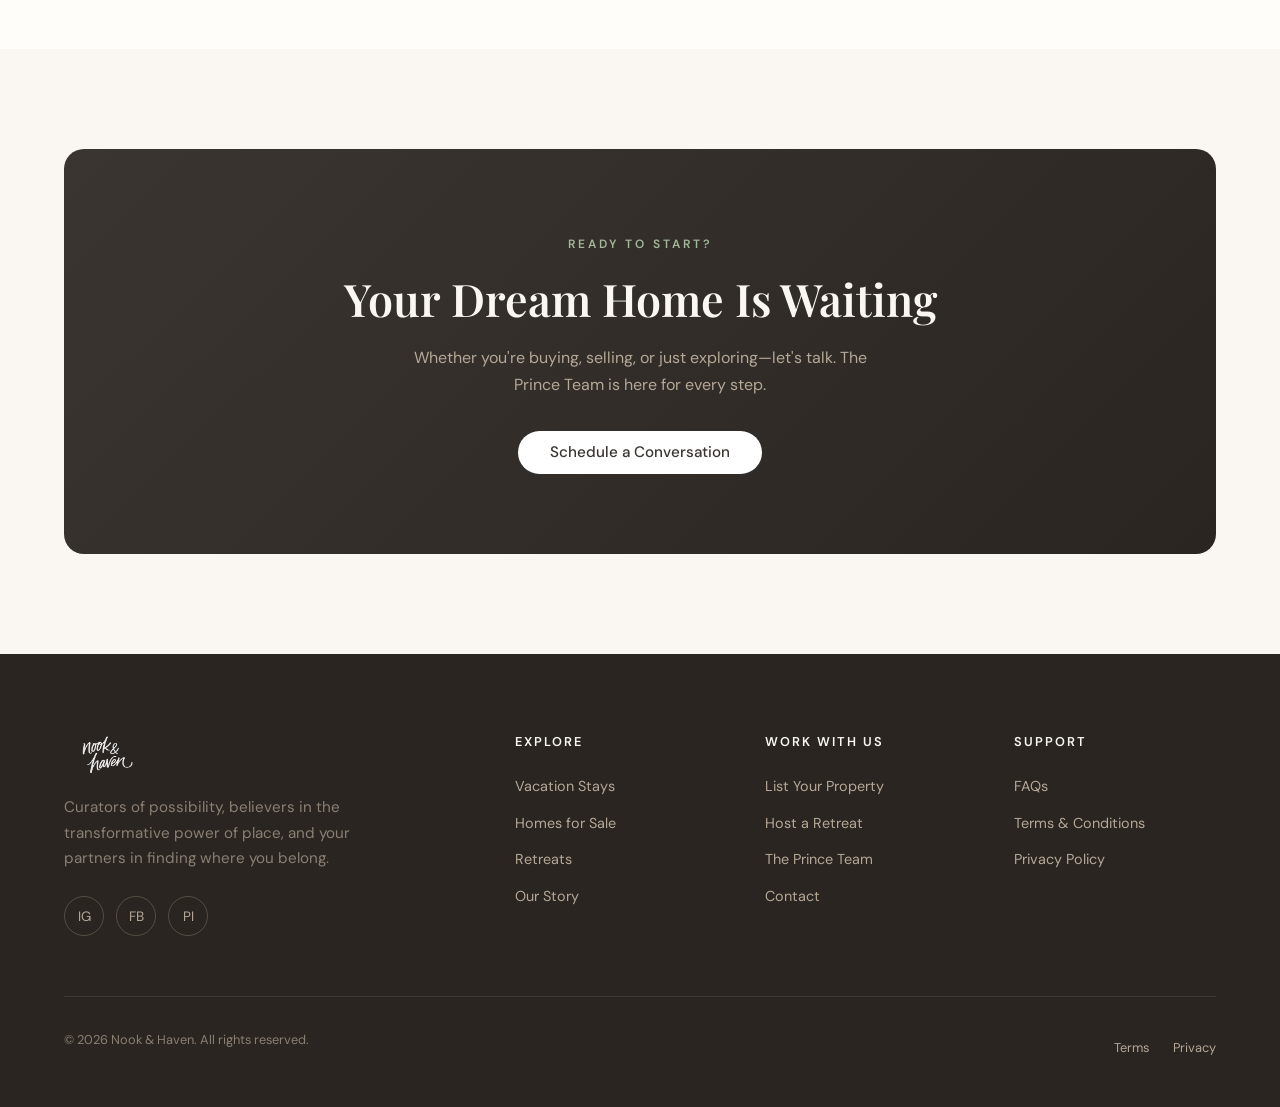
<file: homes.html>
<!DOCTYPE html>
<html lang="en">
<head>
  <meta charset="UTF-8">
  <meta name="viewport" content="width=device-width, initial-scale=1.0">
  <meta name="description" content="Find your dream home with The Prince Team at Corcoran. Expert real estate guidance with a personal touch.">
  <title>Homes &mdash; Nook &amp; Haven</title>
  <link rel="preconnect" href="https://fonts.googleapis.com">
  <link rel="preconnect" href="https://fonts.gstatic.com" crossorigin>
  <link href="https://fonts.googleapis.com/css2?family=DM+Sans:wght@400;500;600;700&family=Playfair+Display:ital,wght@0,400;0,600;0,700;1,400&display=swap" rel="stylesheet">
  <link rel="stylesheet" href="styles.css">
</head>
<body>

  <!-- Navigation -->
  <nav class="nav scrolled">
    <div class="nav__inner">
      <a href="index.html" class="nav__logo"><img src="files/nook-haven-logo-optimized.png" alt="Nook and Haven"></a>
      <ul class="nav__links">
        <li><a href="stays.html" class="nav__link">Stays</a></li>
        <li><a href="homes.html" class="nav__link active">Homes</a></li>
        <li><a href="retreats.html" class="nav__link">Retreats</a></li>
        <li><a href="about.html" class="nav__link">About</a></li>
        <li><a href="contact.html" class="nav__link">Contact</a></li>
      </ul>
      <button class="nav__toggle" aria-label="Toggle menu">
        <span></span><span></span><span></span>
      </button>
    </div>
  </nav>

  <!-- Page Hero -->
  <section class="page-hero">
    <div class="page-hero__shape page-hero__shape--1"></div>
    <div class="page-hero__shape page-hero__shape--2"></div>
    <div class="page-hero__content container">
      <span class="section-label">Real Estate &middot; The Prince Team</span>
      <h1 class="page-hero__title">Let's Find You Home</h1>
      <p class="page-hero__subtitle">Finding the right home is about more than square footage and school districts&mdash;it's about discovering the place where your story continues.</p>
    </div>
  </section>

  <!-- Introduction -->
  <section class="section section--white">
    <div class="container">
      <div class="about-story">
        <div class="about-story__image" style="background-image: url('https://images.unsplash.com/photo-1560518883-ce09059eeffa?w=800&q=80'); background-color: var(--color-sand);"></div>
        <div class="about-story__content">
          <span class="section-label">Meet The Prince Team</span>
          <h2>Your Partners in Finding Home</h2>
          <p>The Prince Team brings warmth, expertise, and a deep knowledge of the market to help you find exactly where you belong. With decades of combined experience and the backing of Corcoran, we're here to guide you through every step&mdash;from that first showing to handing you the keys.</p>
          <p>We don't just know the market&mdash;we know the neighborhoods, the hidden gems, and which street has the best holiday lights. You're not a transaction; you're someone looking for home.</p>
          <div class="btn-group" style="margin-top: 24px;">
            <a href="#" class="btn btn--primary">Meet The Prince Team</a>
            <a href="contact.html" class="btn btn--secondary">Contact Us About Buying or Selling</a>
          </div>
        </div>
      </div>
    </div>
  </section>

  <!-- Current Listings -->
  <section class="section section--cream">
    <div class="container">
      <div class="text-center" style="margin-bottom: 48px;">
        <span class="section-label">Current Listings</span>
        <h2 class="section-title">Homes We're Loving Right Now</h2>
        <p class="section-subtitle">Browse our featured properties or visit our full Corcoran page for the complete collection.</p>
      </div>

      <div class="listings-grid">
        <!-- Home 1 -->
        <div class="listing-card">
          <div class="listing-card__image" style="background-image: url('https://images.unsplash.com/photo-1600585154340-be6161a56a0c?w=600&q=80'); background-color: var(--color-sand);">
            <span class="listing-card__badge">New Listing</span>
          </div>
          <div class="listing-card__body">
            <p class="listing-card__location">Westport, CT</p>
            <h3 class="listing-card__title">142 Maple Ridge Lane</h3>
            <p class="listing-card__desc">A beautifully renovated colonial on a tree-lined street with modern updates that honor the home's original character.</p>
            <div class="listing-card__meta">
              <span class="listing-card__meta-item">4 Beds</span>
              <span class="listing-card__meta-item">3 Baths</span>
              <span class="listing-card__meta-item">2,800 sqft</span>
            </div>
            <div class="listing-card__divider"></div>
            <div class="listing-card__footer">
              <span class="listing-card__price">$1,250,000</span>
              <a href="#" class="btn btn--ghost">View Details <span class="arrow">&rarr;</span></a>
            </div>
          </div>
        </div>

        <!-- Home 2 -->
        <div class="listing-card">
          <div class="listing-card__image" style="background-image: url('https://images.unsplash.com/photo-1600607687939-ce8a6c25118c?w=600&q=80'); background-color: var(--color-sand);">
            <span class="listing-card__badge">Featured</span>
          </div>
          <div class="listing-card__body">
            <p class="listing-card__location">Greenwich, CT</p>
            <h3 class="listing-card__title">8 Seaside Drive</h3>
            <p class="listing-card__desc">Contemporary waterfront living with panoramic views, an open-concept layout, and direct access to a private beach.</p>
            <div class="listing-card__meta">
              <span class="listing-card__meta-item">5 Beds</span>
              <span class="listing-card__meta-item">4.5 Baths</span>
              <span class="listing-card__meta-item">4,200 sqft</span>
            </div>
            <div class="listing-card__divider"></div>
            <div class="listing-card__footer">
              <span class="listing-card__price">$3,450,000</span>
              <a href="#" class="btn btn--ghost">View Details <span class="arrow">&rarr;</span></a>
            </div>
          </div>
        </div>

        <!-- Home 3 -->
        <div class="listing-card">
          <div class="listing-card__image" style="background-image: url('https://images.unsplash.com/photo-1564013799919-ab600027ffc6?w=600&q=80'); background-color: var(--color-sand);">
            <span class="listing-card__badge">Price Reduced</span>
          </div>
          <div class="listing-card__body">
            <p class="listing-card__location">New Canaan, CT</p>
            <h3 class="listing-card__title">27 Orchard Way</h3>
            <p class="listing-card__desc">A mid-century modern gem set on two acres with original architectural details, floor-to-ceiling glass, and mature gardens.</p>
            <div class="listing-card__meta">
              <span class="listing-card__meta-item">3 Beds</span>
              <span class="listing-card__meta-item">2.5 Baths</span>
              <span class="listing-card__meta-item">2,400 sqft</span>
            </div>
            <div class="listing-card__divider"></div>
            <div class="listing-card__footer">
              <span class="listing-card__price">$985,000</span>
              <a href="#" class="btn btn--ghost">View Details <span class="arrow">&rarr;</span></a>
            </div>
          </div>
        </div>

        <!-- Home 4 -->
        <div class="listing-card">
          <div class="listing-card__image" style="background-image: url('https://images.unsplash.com/photo-1605276374104-dee2a0ed3cd6?w=600&q=80'); background-color: var(--color-sand);">
            <span class="listing-card__badge">Under Contract</span>
          </div>
          <div class="listing-card__body">
            <p class="listing-card__location">Darien, CT</p>
            <h3 class="listing-card__title">55 Hollow Tree Ridge</h3>
            <p class="listing-card__desc">A stately farmhouse with chef's kitchen, stone fireplaces, and a backyard that feels like your own private park.</p>
            <div class="listing-card__meta">
              <span class="listing-card__meta-item">5 Beds</span>
              <span class="listing-card__meta-item">4 Baths</span>
              <span class="listing-card__meta-item">3,600 sqft</span>
            </div>
            <div class="listing-card__divider"></div>
            <div class="listing-card__footer">
              <span class="listing-card__price">$1,875,000</span>
              <a href="#" class="btn btn--ghost">View Details <span class="arrow">&rarr;</span></a>
            </div>
          </div>
        </div>

        <!-- Home 5 -->
        <div class="listing-card">
          <div class="listing-card__image" style="background-image: url('https://images.unsplash.com/photo-1613490493576-7fde63acd811?w=600&q=80'); background-color: var(--color-sand);">
            <span class="listing-card__badge">New Listing</span>
          </div>
          <div class="listing-card__body">
            <p class="listing-card__location">Rowayton, CT</p>
            <h3 class="listing-card__title">12 Harbor View Terrace</h3>
            <p class="listing-card__desc">A charming cottage-style home with harbor views, updated kitchen, and a wraparound porch perfect for summer evenings.</p>
            <div class="listing-card__meta">
              <span class="listing-card__meta-item">3 Beds</span>
              <span class="listing-card__meta-item">2 Baths</span>
              <span class="listing-card__meta-item">1,900 sqft</span>
            </div>
            <div class="listing-card__divider"></div>
            <div class="listing-card__footer">
              <span class="listing-card__price">$795,000</span>
              <a href="#" class="btn btn--ghost">View Details <span class="arrow">&rarr;</span></a>
            </div>
          </div>
        </div>

        <!-- Home 6 -->
        <div class="listing-card">
          <div class="listing-card__image" style="background-image: url('https://images.unsplash.com/photo-1600047509807-ba8f99d2cdde?w=600&q=80'); background-color: var(--color-sand);">
            <span class="listing-card__badge">Featured</span>
          </div>
          <div class="listing-card__body">
            <p class="listing-card__location">Stamford, CT</p>
            <h3 class="listing-card__title">The Waverly Penthouse</h3>
            <p class="listing-card__desc">Luxury urban living with skyline views, designer finishes, private terrace, and full-service building amenities.</p>
            <div class="listing-card__meta">
              <span class="listing-card__meta-item">2 Beds</span>
              <span class="listing-card__meta-item">2 Baths</span>
              <span class="listing-card__meta-item">1,650 sqft</span>
            </div>
            <div class="listing-card__divider"></div>
            <div class="listing-card__footer">
              <span class="listing-card__price">$1,100,000</span>
              <a href="#" class="btn btn--ghost">View Details <span class="arrow">&rarr;</span></a>
            </div>
          </div>
        </div>
      </div>

      <div class="text-center" style="margin-top: 48px;">
        <a href="#" class="btn btn--primary">View All Listings on Corcoran</a>
      </div>
    </div>
  </section>

  <!-- Why Work With Us -->
  <section class="section section--white">
    <div class="container">
      <div class="text-center" style="margin-bottom: 48px;">
        <span class="section-label">Why Choose Us</span>
        <h2 class="section-title">Why Work With The Prince Team</h2>
      </div>
      <div class="why-grid">
        <div class="why-card">
          <div class="why-card__icon">
            <svg width="28" height="28" viewBox="0 0 24 24" fill="none" stroke="currentColor" stroke-width="1.5"><path d="M21 10c0 7-9 13-9 13s-9-6-9-13a9 9 0 0 1 18 0z"/><circle cx="12" cy="10" r="3"/></svg>
          </div>
          <h3 class="why-card__title">Local Expertise</h3>
          <p class="why-card__desc">We don't just know the market&mdash;we know the neighborhoods, the hidden gems, and which street has the best holiday lights.</p>
        </div>
        <div class="why-card">
          <div class="why-card__icon">
            <svg width="28" height="28" viewBox="0 0 24 24" fill="none" stroke="currentColor" stroke-width="1.5"><path d="M20.84 4.61a5.5 5.5 0 0 0-7.78 0L12 5.67l-1.06-1.06a5.5 5.5 0 0 0-7.78 7.78l1.06 1.06L12 21.23l7.78-7.78 1.06-1.06a5.5 5.5 0 0 0 0-7.78z"/></svg>
          </div>
          <h3 class="why-card__title">Personal Approach</h3>
          <p class="why-card__desc">You're not a transaction; you're someone looking for home. We listen, we care, and we're in this with you.</p>
        </div>
        <div class="why-card">
          <div class="why-card__icon">
            <svg width="28" height="28" viewBox="0 0 24 24" fill="none" stroke="currentColor" stroke-width="1.5"><path d="M22 11.08V12a10 10 0 1 1-5.93-9.14"/><polyline points="22 4 12 14.01 9 11.01"/></svg>
          </div>
          <h3 class="why-card__title">Proven Results</h3>
          <p class="why-card__desc">Decades of experience, hundreds of homes sold, and countless happy clients who've found their perfect place.</p>
        </div>
      </div>
    </div>
  </section>

  <!-- CTA -->
  <section class="section section--cream">
    <div class="container">
      <div class="cta-banner">
        <span class="section-label" style="color: var(--color-sage-light);">Ready to Start?</span>
        <h2>Your Dream Home Is Waiting</h2>
        <p>Whether you're buying, selling, or just exploring&mdash;let's talk. The Prince Team is here for every step.</p>
        <div class="btn-group" style="justify-content: center;">
          <a href="contact.html" class="btn btn--white">Schedule a Conversation</a>
        </div>
      </div>
    </div>
  </section>

  <!-- Footer -->
  <footer class="footer">
    <div class="container">
      <div class="footer__grid">
        <div class="footer__brand">
          <div class="footer__logo"><img src="files/nook-haven-logo-optimized.png" alt="Nook and Haven"></div>
          <p class="footer__tagline">Curators of possibility, believers in the transformative power of place, and your partners in finding where you belong.</p>
          <div class="footer__social">
            <a href="#" class="footer__social-link" aria-label="Instagram">IG</a>
            <a href="#" class="footer__social-link" aria-label="Facebook">FB</a>
            <a href="#" class="footer__social-link" aria-label="Pinterest">PI</a>
          </div>
        </div>
        <div>
          <h4 class="footer__heading">Explore</h4>
          <a href="stays.html" class="footer__link">Vacation Stays</a>
          <a href="homes.html" class="footer__link">Homes for Sale</a>
          <a href="retreats.html" class="footer__link">Retreats</a>
          <a href="about.html" class="footer__link">Our Story</a>
        </div>
        <div>
          <h4 class="footer__heading">Work With Us</h4>
          <a href="contact.html" class="footer__link">List Your Property</a>
          <a href="contact.html" class="footer__link">Host a Retreat</a>
          <a href="homes.html" class="footer__link">The Prince Team</a>
          <a href="contact.html" class="footer__link">Contact</a>
        </div>
        <div>
          <h4 class="footer__heading">Support</h4>
          <a href="#" class="footer__link">FAQs</a>
          <a href="#" class="footer__link">Terms &amp; Conditions</a>
          <a href="#" class="footer__link">Privacy Policy</a>
        </div>
      </div>
      <div class="footer__bottom">
        <p>&copy; 2026 Nook &amp; Haven. All rights reserved.</p>
        <div class="footer__legal">
          <a href="#">Terms</a>
          <a href="#">Privacy</a>
        </div>
      </div>
    </div>
  </footer>

  <script src="script.js"></script>
</body>
</html>
</file>
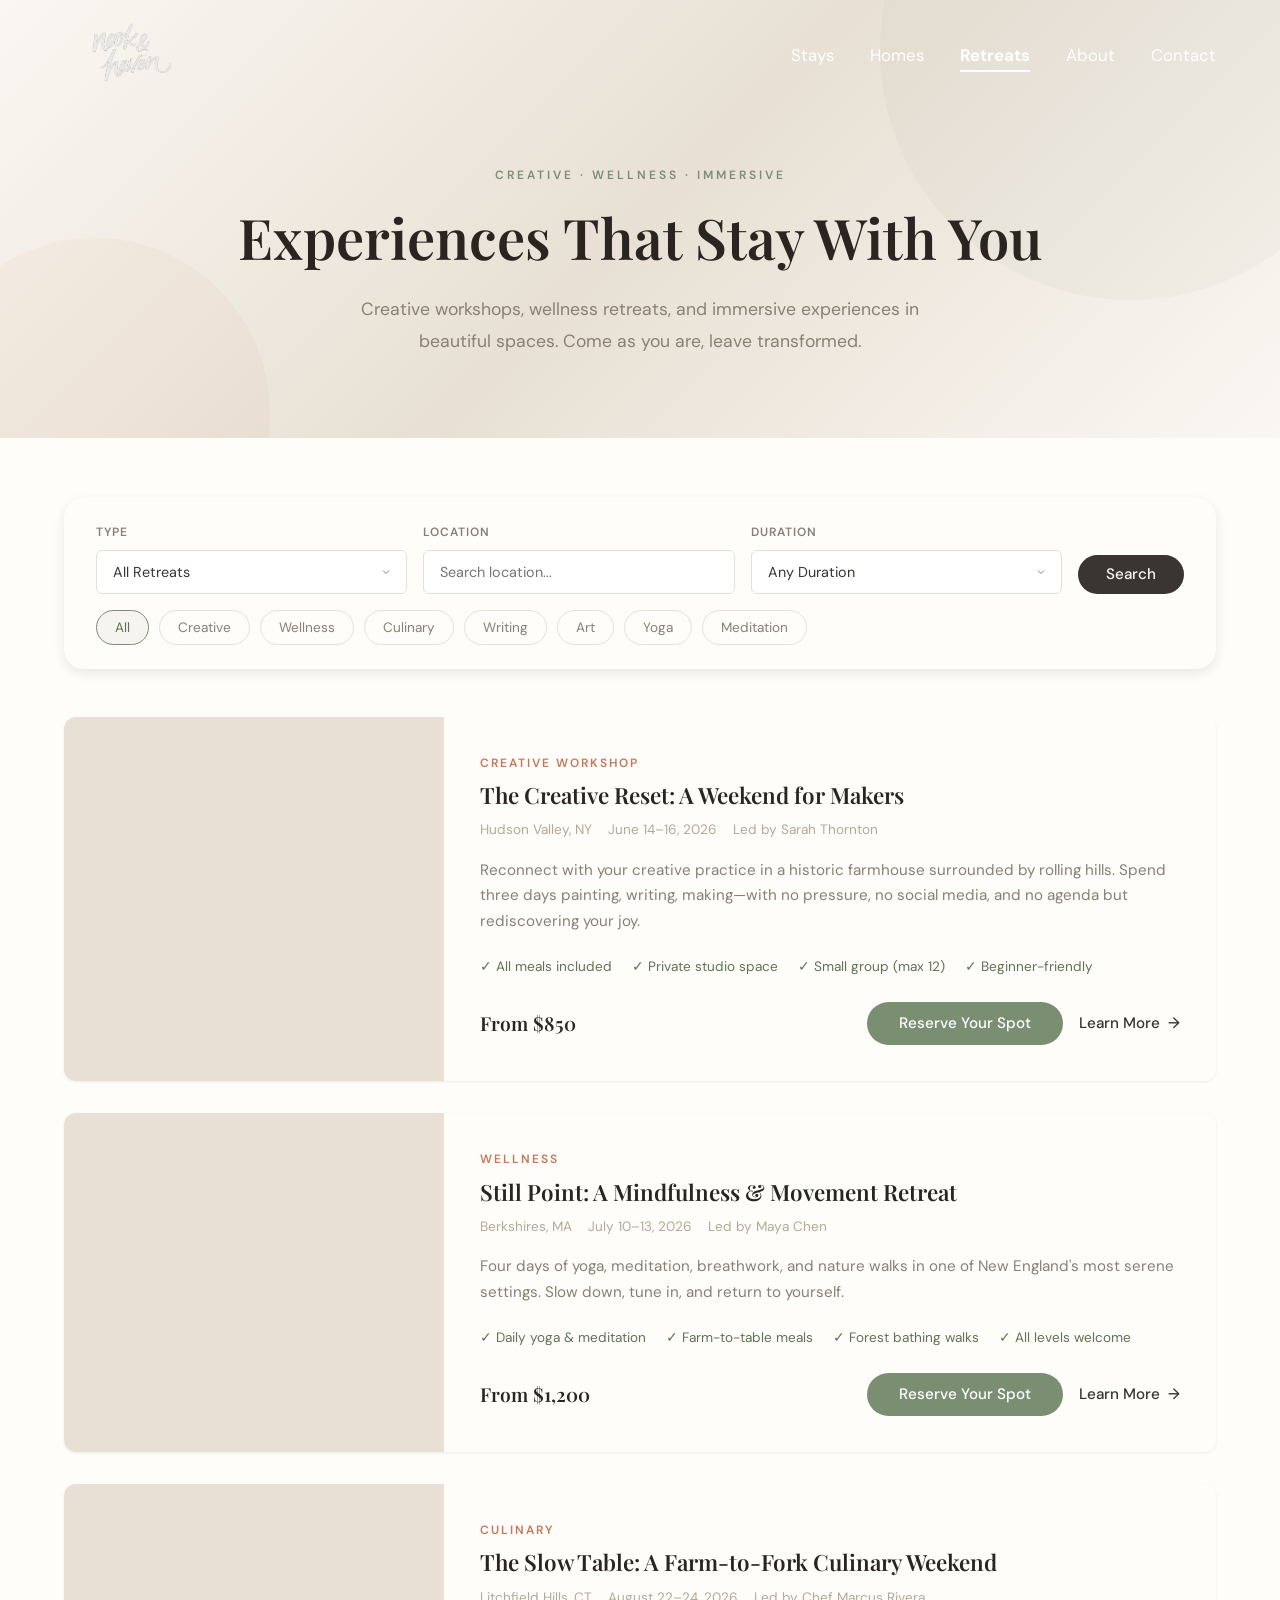
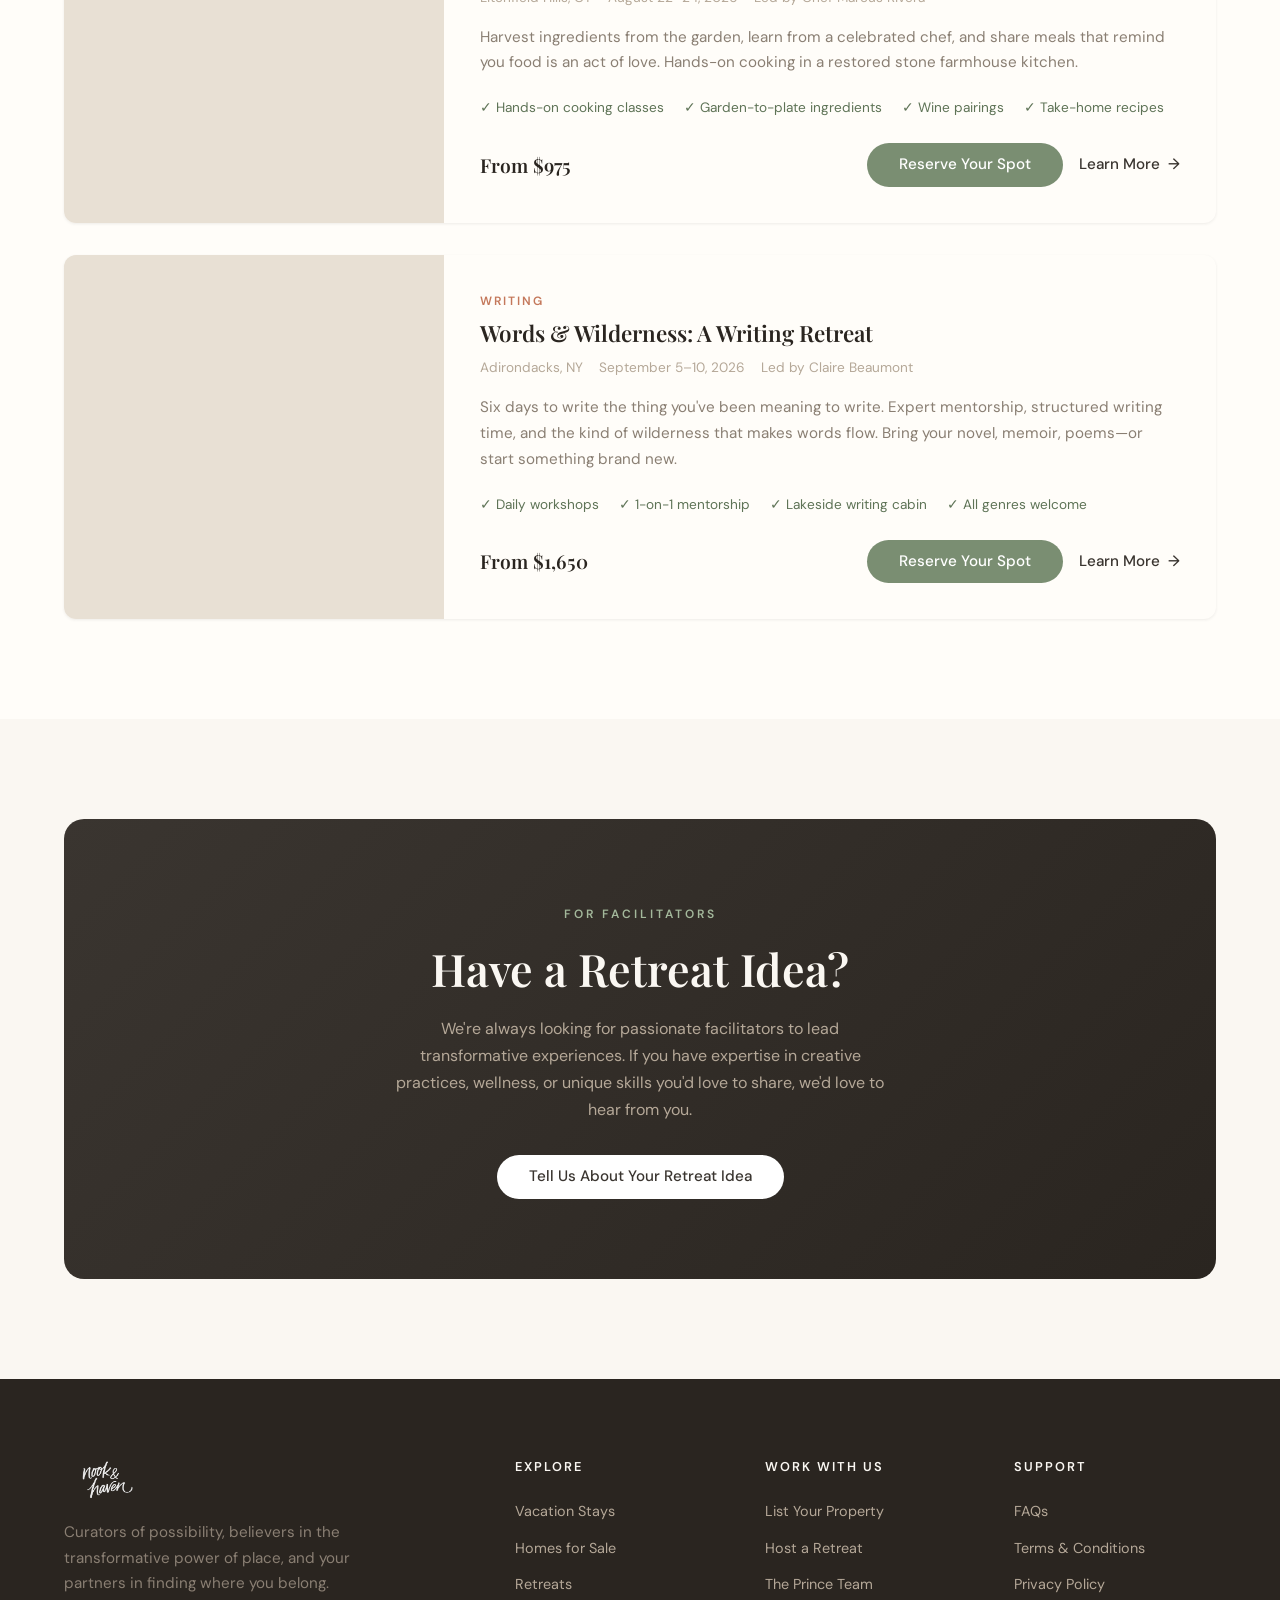
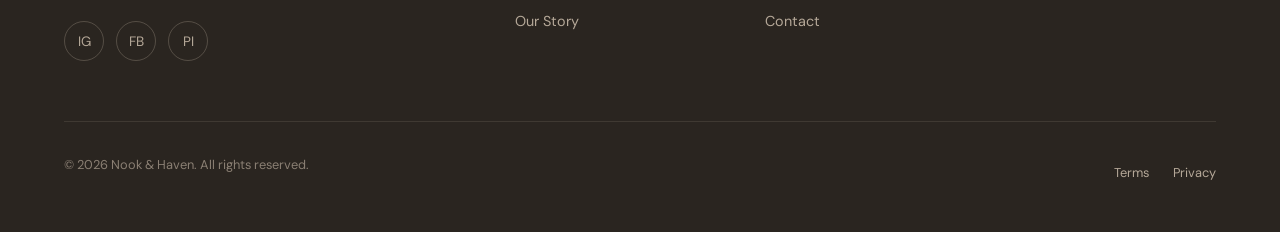
<file: retreats.html>
<!DOCTYPE html>
<html lang="en">
<head>
  <meta charset="UTF-8">
  <meta name="viewport" content="width=device-width, initial-scale=1.0">
  <meta name="description" content="Join intimate creative workshops, wellness retreats, and immersive experiences. Transform yourself in inspiring spaces with expert facilitators.">
  <title>Retreats &mdash; Nook &amp; Haven</title>
  <link rel="preconnect" href="https://fonts.googleapis.com">
  <link rel="preconnect" href="https://fonts.gstatic.com" crossorigin>
  <link href="https://fonts.googleapis.com/css2?family=DM+Sans:wght@400;500;600;700&family=Playfair+Display:ital,wght@0,400;0,600;0,700;1,400&display=swap" rel="stylesheet">
  <link rel="stylesheet" href="styles.css">
</head>
<body>

  <!-- Navigation -->
  <nav class="nav scrolled">
    <div class="nav__inner">
      <a href="index.html" class="nav__logo"><img src="files/nook-haven-logo-optimized.png" alt="Nook and Haven"></a>
      <ul class="nav__links">
        <li><a href="stays.html" class="nav__link">Stays</a></li>
        <li><a href="homes.html" class="nav__link">Homes</a></li>
        <li><a href="retreats.html" class="nav__link active">Retreats</a></li>
        <li><a href="about.html" class="nav__link">About</a></li>
        <li><a href="contact.html" class="nav__link">Contact</a></li>
      </ul>
      <button class="nav__toggle" aria-label="Toggle menu">
        <span></span><span></span><span></span>
      </button>
    </div>
  </nav>

  <!-- Page Hero -->
  <section class="page-hero">
    <div class="page-hero__shape page-hero__shape--1"></div>
    <div class="page-hero__shape page-hero__shape--2"></div>
    <div class="page-hero__content container">
      <span class="section-label">Creative &middot; Wellness &middot; Immersive</span>
      <h1 class="page-hero__title">Experiences That Stay With You</h1>
      <p class="page-hero__subtitle">Creative workshops, wellness retreats, and immersive experiences in beautiful spaces. Come as you are, leave transformed.</p>
    </div>
  </section>

  <!-- Filters -->
  <section class="section section--white" style="padding-top: 60px;">
    <div class="container">
      <div class="filter-bar">
        <div class="filter-bar__row">
          <div class="filter-bar__group">
            <label class="filter-bar__label">Type</label>
            <select class="filter-bar__select">
              <option>All Retreats</option>
              <option>Creative</option>
              <option>Wellness</option>
              <option>Culinary</option>
              <option>Writing</option>
              <option>Yoga &amp; Meditation</option>
              <option>Nature</option>
            </select>
          </div>
          <div class="filter-bar__group">
            <label class="filter-bar__label">Location</label>
            <input type="text" class="filter-bar__input" placeholder="Search location...">
          </div>
          <div class="filter-bar__group">
            <label class="filter-bar__label">Duration</label>
            <select class="filter-bar__select">
              <option>Any Duration</option>
              <option>Day Retreat</option>
              <option>Weekend</option>
              <option>Week-long</option>
            </select>
          </div>
          <button class="btn btn--primary filter-bar__btn">Search</button>
        </div>
        <div class="filter-chips">
          <button class="filter-chip active">All</button>
          <button class="filter-chip">Creative</button>
          <button class="filter-chip">Wellness</button>
          <button class="filter-chip">Culinary</button>
          <button class="filter-chip">Writing</button>
          <button class="filter-chip">Art</button>
          <button class="filter-chip">Yoga</button>
          <button class="filter-chip">Meditation</button>
        </div>
      </div>

      <!-- Retreat Listings -->
      <div style="display: flex; flex-direction: column; gap: 32px;">

        <!-- Retreat 1 -->
        <div class="retreat-card">
          <div class="retreat-card__image" style="background-image: url('https://images.unsplash.com/photo-1506126613408-eca07ce68773?w=600&q=80'); background-color: var(--color-sand);"></div>
          <div class="retreat-card__body">
            <span class="retreat-card__type">Creative Workshop</span>
            <h3 class="retreat-card__title">The Creative Reset: A Weekend for Makers</h3>
            <div class="retreat-card__info">
              <span>Hudson Valley, NY</span>
              <span>June 14&ndash;16, 2026</span>
              <span>Led by Sarah Thornton</span>
            </div>
            <p class="retreat-card__desc">Reconnect with your creative practice in a historic farmhouse surrounded by rolling hills. Spend three days painting, writing, making&mdash;with no pressure, no social media, and no agenda but rediscovering your joy.</p>
            <div class="retreat-card__features">
              <span>All meals included</span>
              <span>Private studio space</span>
              <span>Small group (max 12)</span>
              <span>Beginner-friendly</span>
            </div>
            <div class="retreat-card__footer">
              <span class="retreat-card__price">From $850</span>
              <div class="btn-group">
                <a href="#" class="btn btn--sage">Reserve Your Spot</a>
                <a href="#" class="btn btn--ghost">Learn More <span class="arrow">&rarr;</span></a>
              </div>
            </div>
          </div>
        </div>

        <!-- Retreat 2 -->
        <div class="retreat-card">
          <div class="retreat-card__image" style="background-image: url('https://images.unsplash.com/photo-1545205597-3d9d02c29597?w=600&q=80'); background-color: var(--color-sand);"></div>
          <div class="retreat-card__body">
            <span class="retreat-card__type">Wellness</span>
            <h3 class="retreat-card__title">Still Point: A Mindfulness &amp; Movement Retreat</h3>
            <div class="retreat-card__info">
              <span>Berkshires, MA</span>
              <span>July 10&ndash;13, 2026</span>
              <span>Led by Maya Chen</span>
            </div>
            <p class="retreat-card__desc">Four days of yoga, meditation, breathwork, and nature walks in one of New England's most serene settings. Slow down, tune in, and return to yourself.</p>
            <div class="retreat-card__features">
              <span>Daily yoga &amp; meditation</span>
              <span>Farm-to-table meals</span>
              <span>Forest bathing walks</span>
              <span>All levels welcome</span>
            </div>
            <div class="retreat-card__footer">
              <span class="retreat-card__price">From $1,200</span>
              <div class="btn-group">
                <a href="#" class="btn btn--sage">Reserve Your Spot</a>
                <a href="#" class="btn btn--ghost">Learn More <span class="arrow">&rarr;</span></a>
              </div>
            </div>
          </div>
        </div>

        <!-- Retreat 3 -->
        <div class="retreat-card">
          <div class="retreat-card__image" style="background-image: url('https://images.unsplash.com/photo-1414235077428-338989a2e8c0?w=600&q=80'); background-color: var(--color-sand);"></div>
          <div class="retreat-card__body">
            <span class="retreat-card__type">Culinary</span>
            <h3 class="retreat-card__title">The Slow Table: A Farm-to-Fork Culinary Weekend</h3>
            <div class="retreat-card__info">
              <span>Litchfield Hills, CT</span>
              <span>August 22&ndash;24, 2026</span>
              <span>Led by Chef Marcus Rivera</span>
            </div>
            <p class="retreat-card__desc">Harvest ingredients from the garden, learn from a celebrated chef, and share meals that remind you food is an act of love. Hands-on cooking in a restored stone farmhouse kitchen.</p>
            <div class="retreat-card__features">
              <span>Hands-on cooking classes</span>
              <span>Garden-to-plate ingredients</span>
              <span>Wine pairings</span>
              <span>Take-home recipes</span>
            </div>
            <div class="retreat-card__footer">
              <span class="retreat-card__price">From $975</span>
              <div class="btn-group">
                <a href="#" class="btn btn--sage">Reserve Your Spot</a>
                <a href="#" class="btn btn--ghost">Learn More <span class="arrow">&rarr;</span></a>
              </div>
            </div>
          </div>
        </div>

        <!-- Retreat 4 -->
        <div class="retreat-card">
          <div class="retreat-card__image" style="background-image: url('https://images.unsplash.com/photo-1455390582262-044cdead277a?w=600&q=80'); background-color: var(--color-sand);"></div>
          <div class="retreat-card__body">
            <span class="retreat-card__type">Writing</span>
            <h3 class="retreat-card__title">Words &amp; Wilderness: A Writing Retreat</h3>
            <div class="retreat-card__info">
              <span>Adirondacks, NY</span>
              <span>September 5&ndash;10, 2026</span>
              <span>Led by Claire Beaumont</span>
            </div>
            <p class="retreat-card__desc">Six days to write the thing you've been meaning to write. Expert mentorship, structured writing time, and the kind of wilderness that makes words flow. Bring your novel, memoir, poems&mdash;or start something brand new.</p>
            <div class="retreat-card__features">
              <span>Daily workshops</span>
              <span>1-on-1 mentorship</span>
              <span>Lakeside writing cabin</span>
              <span>All genres welcome</span>
            </div>
            <div class="retreat-card__footer">
              <span class="retreat-card__price">From $1,650</span>
              <div class="btn-group">
                <a href="#" class="btn btn--sage">Reserve Your Spot</a>
                <a href="#" class="btn btn--ghost">Learn More <span class="arrow">&rarr;</span></a>
              </div>
            </div>
          </div>
        </div>

      </div>
    </div>
  </section>

  <!-- Host a Retreat CTA -->
  <section class="section section--cream">
    <div class="container">
      <div class="cta-banner">
        <span class="section-label" style="color: var(--color-sage-light);">For Facilitators</span>
        <h2>Have a Retreat Idea?</h2>
        <p>We're always looking for passionate facilitators to lead transformative experiences. If you have expertise in creative practices, wellness, or unique skills you'd love to share, we'd love to hear from you.</p>
        <a href="contact.html" class="btn btn--white">Tell Us About Your Retreat Idea</a>
      </div>
    </div>
  </section>

  <!-- Footer -->
  <footer class="footer">
    <div class="container">
      <div class="footer__grid">
        <div class="footer__brand">
          <div class="footer__logo"><img src="files/nook-haven-logo-optimized.png" alt="Nook and Haven"></div>
          <p class="footer__tagline">Curators of possibility, believers in the transformative power of place, and your partners in finding where you belong.</p>
          <div class="footer__social">
            <a href="#" class="footer__social-link" aria-label="Instagram">IG</a>
            <a href="#" class="footer__social-link" aria-label="Facebook">FB</a>
            <a href="#" class="footer__social-link" aria-label="Pinterest">PI</a>
          </div>
        </div>
        <div>
          <h4 class="footer__heading">Explore</h4>
          <a href="stays.html" class="footer__link">Vacation Stays</a>
          <a href="homes.html" class="footer__link">Homes for Sale</a>
          <a href="retreats.html" class="footer__link">Retreats</a>
          <a href="about.html" class="footer__link">Our Story</a>
        </div>
        <div>
          <h4 class="footer__heading">Work With Us</h4>
          <a href="contact.html" class="footer__link">List Your Property</a>
          <a href="contact.html" class="footer__link">Host a Retreat</a>
          <a href="homes.html" class="footer__link">The Prince Team</a>
          <a href="contact.html" class="footer__link">Contact</a>
        </div>
        <div>
          <h4 class="footer__heading">Support</h4>
          <a href="#" class="footer__link">FAQs</a>
          <a href="#" class="footer__link">Terms &amp; Conditions</a>
          <a href="#" class="footer__link">Privacy Policy</a>
        </div>
      </div>
      <div class="footer__bottom">
        <p>&copy; 2026 Nook &amp; Haven. All rights reserved.</p>
        <div class="footer__legal">
          <a href="#">Terms</a>
          <a href="#">Privacy</a>
        </div>
      </div>
    </div>
  </footer>

  <script src="script.js"></script>
</body>
</html>
</file>
<file: styles.css>
/* ============================================
   NOOK AND HAVEN - Main Stylesheet
   ============================================ */

/* --- CSS Variables / Design Tokens --- */
:root {
  --color-cream: #FAF7F2;
  --color-warm-white: #FFFDF9;
  --color-sand: #E8E0D4;
  --color-taupe: #B5A898;
  --color-warm-gray: #8A7F73;
  --color-charcoal: #3A3530;
  --color-dark: #2A2520;
  --color-sage: #7A8E72;
  --color-sage-light: #A3B89B;
  --color-sage-dark: #5E7356;
  --color-terracotta: #C4785B;
  --color-terracotta-light: #D99A7E;
  --color-gold: #C9A96E;
  --color-gold-light: #E0C88F;
  --color-white: #FFFFFF;

  --font-heading: 'Playfair Display', 'Georgia', serif;
  --font-body: 'DM Sans', 'Helvetica Neue', sans-serif;

  --shadow-sm: 0 1px 3px rgba(42, 37, 32, 0.08);
  --shadow-md: 0 4px 12px rgba(42, 37, 32, 0.1);
  --shadow-lg: 0 8px 30px rgba(42, 37, 32, 0.12);
  --shadow-xl: 0 16px 50px rgba(42, 37, 32, 0.15);

  --radius-sm: 6px;
  --radius-md: 12px;
  --radius-lg: 20px;
  --radius-xl: 30px;

  --transition: 0.3s ease;
  --max-width: 1200px;
}

/* --- Reset & Base --- */
*,
*::before,
*::after {
  margin: 0;
  padding: 0;
  box-sizing: border-box;
}

html {
  scroll-behavior: smooth;
  font-size: 16px;
}

body {
  font-family: var(--font-body);
  color: var(--color-charcoal);
  background-color: var(--color-cream);
  line-height: 1.7;
  -webkit-font-smoothing: antialiased;
}

body.page-home p {
  font-weight: 600;
}

body.page-home .testimonial-card p {
  font-weight: 400;
}

img {
  max-width: 100%;
  height: auto;
  display: block;
}

a {
  color: inherit;
  text-decoration: none;
  transition: color var(--transition);
}

ul {
  list-style: none;
}

h1, h2, h3, h4, h5, h6 {
  font-family: var(--font-heading);
  font-weight: 600;
  line-height: 1.3;
  color: var(--color-dark);
}

h1 { font-size: clamp(2.2rem, 5vw, 3.8rem); }
h2 { font-size: clamp(1.8rem, 3.5vw, 2.8rem); }
h3 { font-size: clamp(1.3rem, 2.5vw, 1.8rem); }
h4 { font-size: 1.2rem; }

p {
  margin-bottom: 1rem;
  color: var(--color-warm-gray);
}

/* --- Utility Classes --- */
.container {
  max-width: var(--max-width);
  margin: 0 auto;
  padding: 0 24px;
}

.section {
  padding: 100px 0;
}

.section--cream { background: var(--color-cream); }
.section--white { background: var(--color-warm-white); }
.section--dark {
  background: var(--color-dark);
  color: var(--color-sand);
}
.section--dark h2,
.section--dark h3 { color: var(--color-cream); }
.section--dark p { color: var(--color-taupe); }

.text-center { text-align: center; }

.section-label {
  display: inline-block;
  font-family: var(--font-body);
  font-size: 0.75rem;
  font-weight: 600;
  text-transform: uppercase;
  letter-spacing: 3px;
  color: var(--color-sage);
  margin-bottom: 16px;
}

.section-title {
  margin-bottom: 20px;
}

.section-subtitle {
  font-size: 1.1rem;
  max-width: 640px;
  margin: 0 auto 48px;
  color: var(--color-warm-gray);
  line-height: 1.8;
}

/* --- Buttons --- */
.btn {
  display: inline-flex;
  align-items: center;
  gap: 8px;
  padding: 14px 32px;
  border: none;
  border-radius: var(--radius-xl);
  font-family: var(--font-body);
  font-size: 0.95rem;
  font-weight: 500;
  cursor: pointer;
  transition: all var(--transition);
  text-decoration: none;
  line-height: 1;
}

.btn--primary {
  background: var(--color-charcoal);
  color: var(--color-cream);
}
.btn--primary:hover {
  background: var(--color-dark);
  transform: translateY(-2px);
  box-shadow: var(--shadow-md);
}

.btn--secondary {
  background: transparent;
  color: var(--color-charcoal);
  border: 1.5px solid var(--color-taupe);
}
.btn--secondary:hover {
  border-color: var(--color-charcoal);
  transform: translateY(-2px);
}

.btn--sage {
  background: var(--color-sage);
  color: var(--color-white);
}
.btn--sage:hover {
  background: var(--color-sage-dark);
  transform: translateY(-2px);
  box-shadow: var(--shadow-md);
}

.btn--terracotta {
  background: var(--color-terracotta);
  color: var(--color-white);
}
.btn--terracotta:hover {
  background: #b06a4e;
  transform: translateY(-2px);
  box-shadow: var(--shadow-md);
}

.btn--ghost {
  background: transparent;
  color: var(--color-charcoal);
  padding: 10px 0;
  border-radius: 0;
}
.btn--ghost:hover {
  color: var(--color-sage-dark);
}
.btn--ghost .arrow {
  transition: transform var(--transition);
}
.btn--ghost:hover .arrow {
  transform: translateX(4px);
}

.btn--white {
  background: var(--color-white);
  color: var(--color-charcoal);
}
.btn--white:hover {
  transform: translateY(-2px);
  box-shadow: var(--shadow-lg);
}

.btn-group {
  display: flex;
  gap: 16px;
  flex-wrap: wrap;
}

/* --- Navigation --- */
.nav {
  position: fixed;
  top: 0;
  left: 0;
  right: 0;
  z-index: 1000;
  padding: 20px 0;
  transition: all var(--transition);
}

.nav.scrolled {
  padding: 14px 0;
}

.nav.scrolled .nav__logo img {
  filter: none;
}

.nav.scrolled .nav__link {
  color: var(--color-charcoal);
}

.nav.scrolled .nav__link:hover,
.nav.scrolled .nav__link.active {
  color: var(--color-dark);
}

.nav.scrolled .nav__link::after {
  background: var(--color-dark);
}

.nav__inner {
  display: flex;
  align-items: center;
  justify-content: space-between;
  max-width: var(--max-width);
  margin: 0 auto;
  padding: 0 24px;
}

.nav__logo {
  display: inline-block;
  line-height: 0;
}
.nav__logo img {
  height: 70px;
  width: auto;
  display: block;
  transition: height var(--transition), filter var(--transition);
  filter: invert(1);
}
.nav.scrolled .nav__logo img {
  height: 52px;
  filter: none;
}

.nav__links {
  display: flex;
  align-items: center;
  gap: 36px;
}

.nav__link {
  font-size: 1.05rem;
  font-weight: 400;
  color: var(--color-white);
  position: relative;
  padding: 4px 0;
  transition: font-weight var(--transition), color var(--transition);
}
.nav__link::after {
  content: '';
  position: absolute;
  bottom: -2px;
  left: 0;
  width: 0;
  height: 2px;
  background: var(--color-white);
  transition: width var(--transition);
}
.nav__link:hover,
.nav__link.active {
  color: var(--color-white);
  font-weight: 700;
}
.nav__link:hover::after,
.nav__link.active::after {
  width: 100%;
}

.nav__cta {
  padding: 10px 24px;
  font-size: 0.85rem;
}

/* Mobile menu toggle */
.nav__toggle {
  display: none;
  background: none;
  border: none;
  cursor: pointer;
  padding: 8px;
}
.nav__toggle span {
  display: block;
  width: 24px;
  height: 2px;
  background: var(--color-charcoal);
  margin: 6px 0;
  transition: all var(--transition);
}

/* --- Hero Section --- */
.hero {
  position: relative;
  min-height: 100vh;
  display: flex;
  align-items: center;
  justify-content: center;
  text-align: center;
  overflow: hidden;
  background: linear-gradient(135deg, var(--color-cream) 0%, var(--color-sand) 100%);
}

.hero__video {
  position: absolute;
  inset: 0;
  width: 100%;
  height: 100%;
  object-fit: cover;
  z-index: 0;
}

.hero__bg {
  position: absolute;
  inset: 0;
  background-size: cover;
  background-position: center;
  opacity: 0.3;
}

.hero__overlay {
  position: absolute;
  inset: 0;
  background: linear-gradient(
    180deg,
    rgba(42, 37, 32, 0.25) 0%,
    rgba(42, 37, 32, 0.4) 50%,
    rgba(42, 37, 32, 0.6) 100%
  );
  z-index: 1;
}

.hero__content {
  position: relative;
  z-index: 2;
  max-width: 800px;
  padding: 120px 24px 80px;
}

.hero__logo {
  max-width: 320px;
  width: 100%;
  height: auto;
  margin: 0 auto 32px;
  display: block;
}

.hero__title--script {
  font-family: 'Cormorant Garamond', serif;
  font-weight: 700;
  font-style: italic;
  font-size: clamp(3rem, 6.5vw, 5.5rem);
  white-space: nowrap;
  letter-spacing: -1px;
  color: var(--color-white);
}

.hero__title--script-sm {
  font-size: clamp(2.2rem, 5vw, 4rem);
}

.hero__tagline {
  font-family: var(--font-body);
  font-size: 0.8rem;
  font-weight: 600;
  text-transform: uppercase;
  letter-spacing: 4px;
  color: var(--color-sage);
  margin-bottom: 24px;
}

.hero__title {
  font-size: clamp(2.5rem, 6vw, 4.5rem);
  margin-bottom: 24px;
  color: var(--color-white);
  line-height: 1.15;
}

.hero__subtitle {
  font-size: 1.25rem;
  color: rgba(255, 255, 255, 0.85);
  max-width: 650px;
  margin: 0 auto 40px;
  line-height: 1.8;
}
.hero__subtitle strong {
  display: inline-block;
  margin-top: 8px;
  font-weight: 600;
  color: var(--color-white);
}

.hero__buttons {
  display: flex;
  gap: 16px;
  justify-content: center;
  flex-wrap: wrap;
}

/* Hero Carousel */
.hero__carousel {
  position: relative;
  height: 56px;
  display: flex;
  align-items: center;
  justify-content: center;
}

.hero__carousel-item {
  position: absolute;
  padding: 14px 40px;
  border: 1.5px solid rgba(255, 255, 255, 0.5);
  border-radius: var(--radius-xl);
  font-family: var(--font-body);
  font-size: 1.05rem;
  font-weight: 500;
  color: var(--color-white);
  text-decoration: none;
  white-space: nowrap;
  opacity: 0;
  transform: translateY(12px);
  transition: opacity 0.6s ease, transform 0.6s ease, background 0.3s ease, border-color 0.3s ease;
  pointer-events: none;
}

.hero__carousel-item.active {
  opacity: 1;
  transform: translateY(0);
  pointer-events: auto;
}

.hero__carousel-item:hover {
  background: rgba(255, 255, 255, 0.15);
  border-color: rgba(255, 255, 255, 0.8);
}

/* Decorative shapes */
.hero__shape {
  position: absolute;
  border-radius: 50%;
  opacity: 0.06;
  background: var(--color-sage);
}
.hero__shape--1 {
  width: 400px;
  height: 400px;
  top: -100px;
  right: -100px;
}
.hero__shape--2 {
  width: 300px;
  height: 300px;
  bottom: -50px;
  left: -80px;
  background: var(--color-terracotta);
}

/* --- Pathways Section --- */
.pathways {
  display: grid;
  grid-template-columns: repeat(3, 1fr);
  gap: 32px;
}

.pathway-card {
  background: var(--color-warm-white);
  border-radius: var(--radius-lg);
  overflow: hidden;
  transition: all var(--transition);
  box-shadow: var(--shadow-sm);
}
.pathway-card:hover {
  transform: translateY(-8px);
  box-shadow: var(--shadow-lg);
}

.pathway-card__image {
  height: 280px;
  background-size: cover;
  background-position: center;
  position: relative;
}
.pathway-card__image::after {
  content: '';
  position: absolute;
  bottom: 0;
  left: 0;
  right: 0;
  height: 60%;
  background: linear-gradient(transparent, rgba(42, 37, 32, 0.2));
}

.pathway-card__body {
  padding: 32px;
}

.pathway-card__tag {
  font-size: 0.75rem;
  font-weight: 600;
  text-transform: uppercase;
  letter-spacing: 2px;
  color: var(--color-sage);
  margin-bottom: 12px;
}

.pathway-card__title {
  font-size: 1.5rem;
  margin-bottom: 12px;
}

.pathway-card__desc {
  font-size: 0.95rem;
  margin-bottom: 24px;
  line-height: 1.7;
}

/* --- Collection Cards --- */
.collections-grid {
  display: grid;
  grid-template-columns: repeat(4, 1fr);
  gap: 24px;
}

.collection-card {
  position: relative;
  border-radius: var(--radius-md);
  overflow: hidden;
  height: 320px;
  cursor: pointer;
  transition: all var(--transition);
}
.collection-card:hover {
  transform: translateY(-4px);
  box-shadow: var(--shadow-lg);
}

.collection-card__bg {
  position: absolute;
  inset: 0;
  background-size: cover;
  background-position: center;
  transition: transform 0.6s ease;
}
.collection-card:hover .collection-card__bg {
  transform: scale(1.05);
}

.collection-card__overlay {
  position: absolute;
  inset: 0;
  background: linear-gradient(transparent 40%, rgba(42, 37, 32, 0.75));
}

.collection-card__content {
  position: absolute;
  bottom: 0;
  left: 0;
  right: 0;
  padding: 28px;
  color: var(--color-white);
}

.collection-card__title {
  font-size: 1.2rem;
  color: var(--color-white);
  margin-bottom: 6px;
}

.collection-card__desc {
  font-size: 0.85rem;
  color: rgba(255, 255, 255, 0.8);
  margin-bottom: 0;
}

/* --- Testimonials --- */
.testimonials-grid {
  display: grid;
  grid-template-columns: repeat(3, 1fr);
  gap: 32px;
}

.testimonial-card {
  background: var(--color-warm-white);
  border-radius: var(--radius-md);
  padding: 40px;
  box-shadow: var(--shadow-sm);
  transition: all var(--transition);
}
.testimonial-card:hover {
  box-shadow: var(--shadow-md);
}

.testimonial-card__quote {
  font-family: var(--font-heading);
  font-size: 1.05rem;
  font-style: italic;
  font-weight: 400;
  color: var(--color-charcoal);
  line-height: 1.8;
  margin-bottom: 24px;
  position: relative;
}
.testimonial-card__quote::before {
  content: '\201C';
  font-size: 3rem;
  color: var(--color-sage-light);
  position: absolute;
  top: -20px;
  left: -4px;
  line-height: 1;
}

.testimonial-card__author {
  font-family: var(--font-heading);
  font-size: 0.9rem;
  font-style: italic;
  font-weight: 400;
  color: var(--color-charcoal);
}

.testimonial-card__role {
  font-family: var(--font-heading);
  font-size: 0.8rem;
  font-style: italic;
  font-weight: 400;
  color: var(--color-taupe);
}

/* --- Property / Listing Cards --- */
.listings-grid {
  display: grid;
  grid-template-columns: repeat(3, 1fr);
  gap: 32px;
}

.listing-card {
  display: block;
  background: transparent;
  border-radius: var(--radius-md);
  overflow: hidden;
  transition: all var(--transition);
  position: relative;
  text-decoration: none;
  color: inherit;
  cursor: pointer;
}
.listing-card:hover {
  transform: translateY(-4px);
  box-shadow: 0 12px 40px rgba(0,0,0,0.3);
}
.listing-card:hover .listing-card__image {
  filter: brightness(1.08);
}

.listing-card__image {
  position: absolute;
  inset: 0;
  background-size: cover;
  background-position: center;
  transition: filter var(--transition);
}
.listing-card__image::after {
  content: '';
  position: absolute;
  inset: 0;
  background: linear-gradient(to top, rgba(0,0,0,0.7) 0%, rgba(0,0,0,0.15) 40%, rgba(0,0,0,0.3) 70%, rgba(0,0,0,0.5) 100%);
}

.listing-card__header {
  position: relative;
  z-index: 1;
  padding: 24px 24px 320px;
}

.listing-card__body {
  position: relative;
  z-index: 1;
  padding: 160px 24px 24px;
  display: flex;
  flex-direction: column;
  justify-content: flex-end;
}

.listing-card__location {
  font-size: 0.8rem;
  font-weight: 700;
  color: rgba(255,255,255,0.9);
  text-transform: uppercase;
  letter-spacing: 1.5px;
  margin-bottom: 6px;
  text-shadow: 0 1px 3px rgba(0,0,0,0.4);
}

.listing-card__title {
  font-size: 1.35rem;
  font-weight: 700;
  margin-bottom: 0;
  color: var(--color-white);
  text-shadow: 0 1px 4px rgba(0,0,0,0.4);
}

.listing-card__desc {
  font-size: 0.9rem;
  font-weight: 500;
  margin-bottom: 16px;
  display: -webkit-box;
  -webkit-line-clamp: 2;
  -webkit-box-orient: vertical;
  overflow: hidden;
  color: rgba(255,255,255,0.9);
  text-shadow: 0 1px 3px rgba(0,0,0,0.3);
}

.listing-card__meta {
  display: flex;
  align-items: center;
  gap: 16px;
  font-size: 0.85rem;
  font-weight: 600;
  color: rgba(255,255,255,0.85);
  margin-bottom: 0;
  text-shadow: 0 1px 3px rgba(0,0,0,0.3);
}

.listing-card__meta-item {
  display: flex;
  align-items: center;
  gap: 4px;
}

.listing-card__divider {
  height: 1px;
  background: rgba(255,255,255,0.3);
  margin-bottom: 16px;
}

.listing-card__footer {
  display: flex;
  justify-content: space-between;
  align-items: center;
  margin-bottom: 12px;
}

.listing-card__price {
  font-family: var(--font-heading);
  font-size: 1.15rem;
  font-weight: 700;
  color: var(--color-white);
  text-shadow: 0 1px 3px rgba(0,0,0,0.3);
  display: block;
  margin-bottom: 8px;
}
.listing-card__price span {
  font-family: var(--font-body);
  font-size: 0.8rem;
  font-weight: 500;
  color: rgba(255,255,255,0.8);
}

/* --- Filter Bar --- */
.filter-bar {
  background: var(--color-warm-white);
  border-radius: var(--radius-lg);
  padding: 24px 32px;
  box-shadow: var(--shadow-md);
  margin-bottom: 48px;
}

.filter-bar__row {
  display: flex;
  gap: 16px;
  align-items: end;
  flex-wrap: wrap;
}

.filter-bar__group {
  flex: 1;
  min-width: 160px;
}

.filter-bar__label {
  display: block;
  font-size: 0.75rem;
  font-weight: 600;
  text-transform: uppercase;
  letter-spacing: 1px;
  color: var(--color-warm-gray);
  margin-bottom: 8px;
}

.filter-bar__input,
.filter-bar__select {
  width: 100%;
  padding: 12px 16px;
  border: 1.5px solid var(--color-sand);
  border-radius: var(--radius-sm);
  font-family: var(--font-body);
  font-size: 0.9rem;
  color: var(--color-charcoal);
  background: var(--color-white);
  transition: border-color var(--transition);
  appearance: none;
}

.filter-bar__input:focus,
.filter-bar__select:focus {
  outline: none;
  border-color: var(--color-sage);
}

.filter-bar__select {
  background-image: url("data:image/svg+xml,%3Csvg xmlns='http://www.w3.org/2000/svg' width='12' height='12' viewBox='0 0 24 24' fill='none' stroke='%238A7F73' stroke-width='2'%3E%3Cpath d='M6 9l6 6 6-6'/%3E%3C/svg%3E");
  background-repeat: no-repeat;
  background-position: right 14px center;
  padding-right: 40px;
}

.filter-bar__btn {
  padding: 12px 28px;
  white-space: nowrap;
}

/* Filter chips */
.filter-chips {
  display: flex;
  gap: 10px;
  flex-wrap: wrap;
  margin-top: 16px;
}

.filter-chip {
  padding: 8px 18px;
  border: 1.5px solid var(--color-sand);
  border-radius: var(--radius-xl);
  font-size: 0.85rem;
  color: var(--color-warm-gray);
  cursor: pointer;
  transition: all var(--transition);
  background: none;
  font-family: var(--font-body);
}
.filter-chip:hover,
.filter-chip.active {
  border-color: var(--color-sage);
  color: var(--color-sage-dark);
  background: rgba(122, 142, 114, 0.08);
}

/* --- Page Hero (inner pages) --- */
.page-hero {
  padding: 160px 0 80px;
  text-align: center;
  background: linear-gradient(135deg, var(--color-cream) 0%, var(--color-sand) 50%, var(--color-cream) 100%);
  position: relative;
  overflow: hidden;
}

.page-hero__shape {
  position: absolute;
  border-radius: 50%;
  opacity: 0.05;
}
.page-hero__shape--1 {
  width: 500px;
  height: 500px;
  background: var(--color-sage);
  top: -200px;
  right: -100px;
}
.page-hero__shape--2 {
  width: 350px;
  height: 350px;
  background: var(--color-terracotta);
  bottom: -150px;
  left: -80px;
}

.page-hero__content {
  position: relative;
  z-index: 2;
}

.page-hero__title {
  font-size: clamp(2.2rem, 5vw, 3.5rem);
  margin-bottom: 20px;
}

.page-hero__subtitle {
  font-size: 1.1rem;
  max-width: 600px;
  margin: 0 auto;
  color: var(--color-warm-gray);
  line-height: 1.8;
}

/* --- About Page --- */
.about-story {
  display: grid;
  grid-template-columns: 1fr 1fr;
  gap: 80px;
  align-items: center;
}

.about-story__photos {
  position: relative;
  height: 580px;
}

.about-story__image {
  position: absolute;
  display: block;
  width: 82%;
  height: 360px;
  border-radius: var(--radius-lg);
  object-fit: cover;
  object-position: center;
  box-shadow: var(--shadow-lg);
}

.about-story__image--lake {
  top: 0;
  left: 0;
}

.about-story__image--evening {
  right: 0;
  bottom: 0;
  z-index: 1;
}

.about-story__content h2 {
  margin-bottom: 24px;
}
.about-story__content p {
  font-size: 1.05rem;
  line-height: 1.8;
}

/* Differentiators */
.differentiators {
  display: grid;
  grid-template-columns: repeat(2, 1fr);
  gap: 40px;
}

.differentiator {
  padding: 40px;
  background: var(--color-warm-white);
  border-radius: var(--radius-md);
  box-shadow: var(--shadow-sm);
  transition: all var(--transition);
}
.differentiator:hover {
  box-shadow: var(--shadow-md);
  transform: translateY(-4px);
}

.differentiator__icon {
  width: 48px;
  height: 48px;
  background: rgba(122, 142, 114, 0.12);
  border-radius: var(--radius-sm);
  display: flex;
  align-items: center;
  justify-content: center;
  margin-bottom: 20px;
  color: var(--color-sage);
  font-size: 1.3rem;
}

.differentiator__title {
  font-size: 1.2rem;
  margin-bottom: 12px;
}

.differentiator__desc {
  font-size: 0.95rem;
  line-height: 1.7;
}

/* --- Homes Page: Why Work With Us --- */
.why-grid {
  display: grid;
  grid-template-columns: repeat(3, 1fr);
  gap: 40px;
}

.why-card {
  text-align: center;
  padding: 48px 32px;
  background: var(--color-warm-white);
  border-radius: var(--radius-md);
  box-shadow: var(--shadow-sm);
}

.why-card__icon {
  width: 60px;
  height: 60px;
  margin: 0 auto 24px;
  background: rgba(122, 142, 114, 0.12);
  border-radius: 50%;
  display: flex;
  align-items: center;
  justify-content: center;
  font-size: 1.5rem;
  color: var(--color-sage);
}

.why-card__title {
  margin-bottom: 12px;
}

.why-card__desc {
  font-size: 0.95rem;
}

/* --- Retreat Cards --- */
.retreat-card {
  background: var(--color-warm-white);
  border-radius: var(--radius-md);
  overflow: hidden;
  box-shadow: var(--shadow-sm);
  display: grid;
  grid-template-columns: 380px 1fr;
  transition: all var(--transition);
}
.retreat-card:hover {
  box-shadow: var(--shadow-lg);
  transform: translateY(-4px);
}

.retreat-card__image {
  background-size: cover;
  background-position: center;
  min-height: 300px;
}

.retreat-card__body {
  padding: 36px;
  display: flex;
  flex-direction: column;
}

.retreat-card__type {
  font-size: 0.75rem;
  font-weight: 600;
  text-transform: uppercase;
  letter-spacing: 2px;
  color: var(--color-terracotta);
  margin-bottom: 8px;
}

.retreat-card__title {
  font-size: 1.4rem;
  margin-bottom: 8px;
}

.retreat-card__info {
  font-size: 0.85rem;
  color: var(--color-taupe);
  margin-bottom: 16px;
  display: flex;
  gap: 16px;
  flex-wrap: wrap;
}

.retreat-card__desc {
  font-size: 0.95rem;
  line-height: 1.7;
  margin-bottom: 20px;
  flex: 1;
}

.retreat-card__features {
  display: flex;
  gap: 20px;
  flex-wrap: wrap;
  margin-bottom: 24px;
  font-size: 0.85rem;
  color: var(--color-sage-dark);
}

.retreat-card__features span::before {
  content: '\2713\0020';
}

.retreat-card__footer {
  display: flex;
  justify-content: space-between;
  align-items: center;
  margin-top: auto;
}

.retreat-card__price {
  font-family: var(--font-heading);
  font-size: 1.2rem;
  font-weight: 600;
  color: var(--color-dark);
}

/* --- Contact Page --- */
.contact-grid {
  display: grid;
  grid-template-columns: 1fr 1fr;
  gap: 60px;
}

.contact-form {
  background: var(--color-warm-white);
  padding: 48px;
  border-radius: var(--radius-lg);
  box-shadow: var(--shadow-md);
}

.form-group {
  margin-bottom: 24px;
}

.form-label {
  display: block;
  font-size: 0.85rem;
  font-weight: 600;
  color: var(--color-charcoal);
  margin-bottom: 8px;
}

.form-input,
.form-select,
.form-textarea {
  width: 100%;
  padding: 14px 18px;
  border: 1.5px solid var(--color-sand);
  border-radius: var(--radius-sm);
  font-family: var(--font-body);
  font-size: 0.95rem;
  color: var(--color-charcoal);
  background: var(--color-white);
  transition: border-color var(--transition);
}

.form-input:focus,
.form-select:focus,
.form-textarea:focus {
  outline: none;
  border-color: var(--color-sage);
}

.form-textarea {
  min-height: 140px;
  resize: vertical;
}

.form-select {
  appearance: none;
  background-image: url("data:image/svg+xml,%3Csvg xmlns='http://www.w3.org/2000/svg' width='12' height='12' viewBox='0 0 24 24' fill='none' stroke='%238A7F73' stroke-width='2'%3E%3Cpath d='M6 9l6 6 6-6'/%3E%3C/svg%3E");
  background-repeat: no-repeat;
  background-position: right 14px center;
  padding-right: 40px;
}

.contact-info {
  padding-top: 16px;
}

.contact-info h3 {
  margin-bottom: 16px;
}

.contact-info p {
  margin-bottom: 32px;
}

.contact-channels {
  display: flex;
  flex-direction: column;
  gap: 24px;
}

.contact-channel {
  display: flex;
  gap: 16px;
  align-items: flex-start;
}

.contact-channel__icon {
  width: 44px;
  height: 44px;
  background: rgba(122, 142, 114, 0.12);
  border-radius: var(--radius-sm);
  display: flex;
  align-items: center;
  justify-content: center;
  color: var(--color-sage);
  flex-shrink: 0;
  font-size: 1.1rem;
}

.contact-channel__label {
  font-size: 0.8rem;
  color: var(--color-taupe);
  text-transform: uppercase;
  letter-spacing: 1px;
  margin-bottom: 4px;
}

.contact-channel__value {
  font-weight: 500;
  color: var(--color-charcoal);
  font-size: 0.95rem;
}

/* --- CTA Banner --- */
.cta-banner {
  text-align: center;
  padding: 80px 24px;
  background: linear-gradient(135deg, var(--color-charcoal) 0%, var(--color-dark) 100%);
  border-radius: var(--radius-lg);
  color: var(--color-cream);
}

.cta-banner h2 {
  color: var(--color-cream);
  margin-bottom: 16px;
}

.cta-banner p {
  color: var(--color-taupe);
  max-width: 500px;
  margin: 0 auto 32px;
}

/* --- CTA Video Section (full bleed) --- */
.cta-video-section {
  position: relative;
  padding: 120px 24px;
  text-align: center;
  overflow: hidden;
}

.cta-video-section__video {
  position: absolute;
  inset: 0;
  width: 100%;
  height: 100%;
  object-fit: cover;
  z-index: 0;
}

.cta-video-section__overlay {
  position: absolute;
  inset: 0;
  background: rgba(42, 37, 32, 0.6);
  z-index: 1;
}

.cta-video-section__content {
  position: relative;
  z-index: 2;
  max-width: 800px;
  margin: 0 auto;
  color: var(--color-cream);
  display: flex;
  flex-direction: column;
  align-items: center;
}

.cta-video-section__content h2 {
  color: var(--color-cream);
  margin-bottom: 16px;
}

.cta-video-section__content p {
  color: rgba(255, 255, 255, 0.8);
  max-width: 600px;
  margin: 0 auto 24px;
  text-align: center;
}

/* --- Footer --- */
.footer {
  background: var(--color-dark);
  color: var(--color-taupe);
  padding: 80px 0 40px;
}

.footer__grid {
  display: grid;
  grid-template-columns: 2fr 1fr 1fr 1fr;
  gap: 48px;
  margin-bottom: 60px;
}

.footer__brand {
  max-width: 300px;
}

.footer__logo {
  margin-bottom: 16px;
  line-height: 0;
}
.footer__logo img {
  height: 45px;
  width: auto;
  display: block;
  filter: invert(1);
}

.footer__tagline {
  font-size: 0.95rem;
  line-height: 1.7;
  margin-bottom: 24px;
}

.footer__social {
  display: flex;
  gap: 12px;
}

.footer__social-link {
  width: 40px;
  height: 40px;
  border: 1.5px solid rgba(181, 168, 152, 0.3);
  border-radius: 50%;
  display: flex;
  align-items: center;
  justify-content: center;
  color: var(--color-taupe);
  transition: all var(--transition);
  font-size: 0.85rem;
}
.footer__social-link:hover {
  border-color: var(--color-sage-light);
  color: var(--color-sage-light);
}

.footer__heading {
  font-family: var(--font-body);
  font-size: 0.8rem;
  font-weight: 600;
  text-transform: uppercase;
  letter-spacing: 2px;
  color: var(--color-cream);
  margin-bottom: 24px;
}

.footer__link {
  display: block;
  font-size: 0.9rem;
  color: var(--color-taupe);
  margin-bottom: 12px;
  transition: color var(--transition);
}
.footer__link:hover {
  color: var(--color-cream);
}

.footer__bottom {
  border-top: 1px solid rgba(181, 168, 152, 0.15);
  padding-top: 32px;
  display: flex;
  justify-content: space-between;
  align-items: center;
  font-size: 0.8rem;
}

.footer__legal {
  display: flex;
  gap: 24px;
}

/* --- Newsletter --- */
.newsletter {
  display: flex;
  gap: 12px;
  margin-top: 20px;
}

.newsletter input {
  flex: 1;
  padding: 12px 16px;
  border: 1.5px solid rgba(181, 168, 152, 0.3);
  border-radius: var(--radius-sm);
  background: transparent;
  color: var(--color-cream);
  font-family: var(--font-body);
  font-size: 0.9rem;
}
.newsletter input::placeholder {
  color: var(--color-taupe);
}
.newsletter input:focus {
  outline: none;
  border-color: var(--color-sage-light);
}

.newsletter button {
  padding: 12px 20px;
  background: var(--color-sage);
  color: var(--color-white);
  border: none;
  border-radius: var(--radius-sm);
  cursor: pointer;
  font-family: var(--font-body);
  font-size: 0.85rem;
  font-weight: 500;
  transition: background var(--transition);
}
.newsletter button:hover {
  background: var(--color-sage-dark);
}

/* --- Responsive --- */
@media (max-width: 1024px) {
  .pathways { grid-template-columns: 1fr; }
  .collections-grid { grid-template-columns: repeat(2, 1fr); }
  .listings-grid { grid-template-columns: repeat(2, 1fr); }
  .testimonials-grid { grid-template-columns: 1fr; }
  .about-story { grid-template-columns: 1fr; gap: 40px; }
  .about-story__photos { height: 520px; }
  .about-story__image { height: 320px; }
  .footer__grid { grid-template-columns: 1fr 1fr; }
  .retreat-card { grid-template-columns: 1fr; }
  .retreat-card__image { min-height: 240px; }
  .contact-grid { grid-template-columns: 1fr; }
  .why-grid { grid-template-columns: 1fr; }
  .differentiators { grid-template-columns: 1fr; }
}

@media (max-width: 768px) {
  .section { padding: 60px 0; }

  .about-story__photos { height: 420px; }
  .about-story__image { width: 90%; height: 260px; }

  .nav__links { display: none; }
  .nav__links.open {
    display: flex;
    flex-direction: column;
    position: absolute;
    top: 100%;
    left: 0;
    right: 0;
    background: var(--color-cream);
    padding: 24px;
    gap: 20px;
    box-shadow: var(--shadow-md);
  }
  .nav__toggle { display: block; }

  .nav__logo img { height: 50px; }
  .nav.scrolled .nav__logo img { height: 42px; }
  .hero__logo { max-width: 220px; }
  .hero__content { padding: 100px 24px 60px; }

  .collections-grid { grid-template-columns: 1fr; }
  .listings-grid { grid-template-columns: 1fr; }

  .filter-bar__row { flex-direction: column; }
  .filter-bar__group { min-width: 100%; }

  .hero__buttons { flex-direction: column; align-items: center; }

  .footer__grid { grid-template-columns: 1fr; }
  .footer__bottom { flex-direction: column; gap: 16px; text-align: center; }
  .footer__legal { justify-content: center; }

  .btn-group { flex-direction: column; }
  .btn-group .btn { text-align: center; justify-content: center; }
}
</file>
